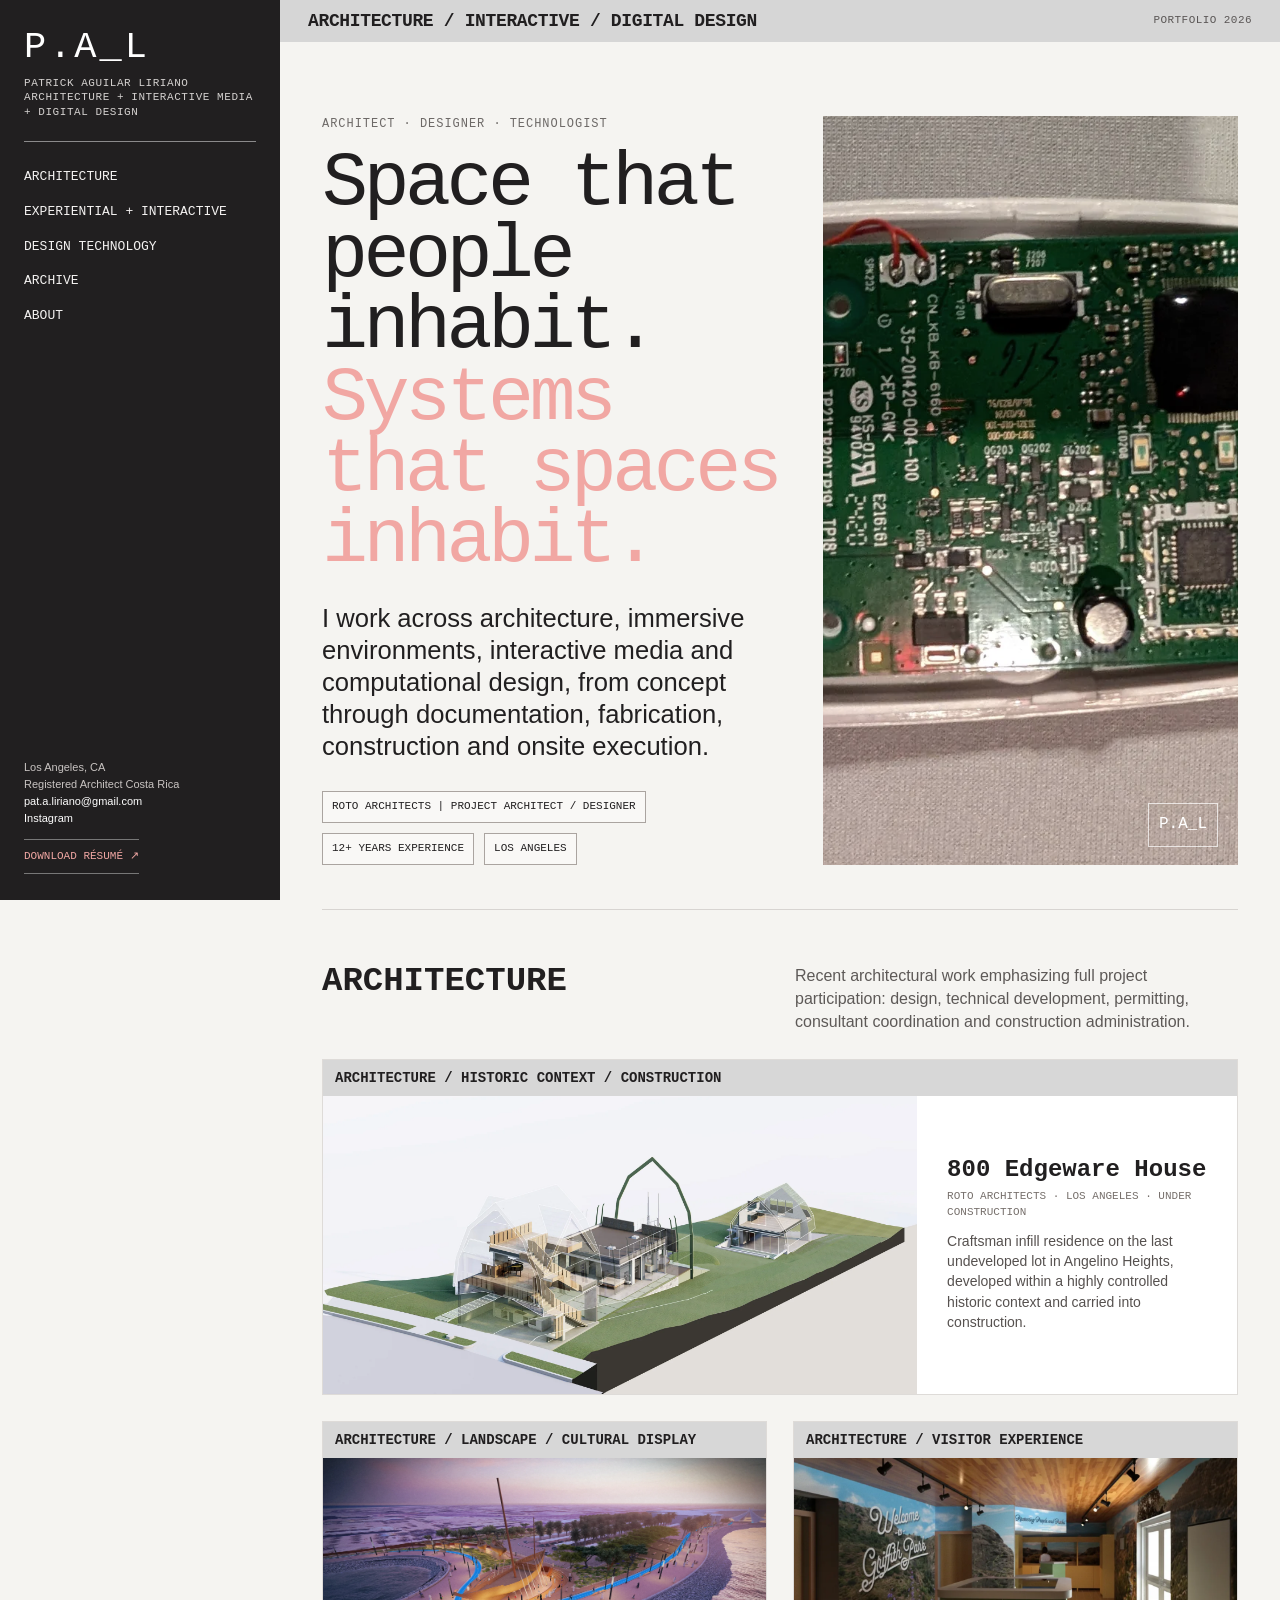
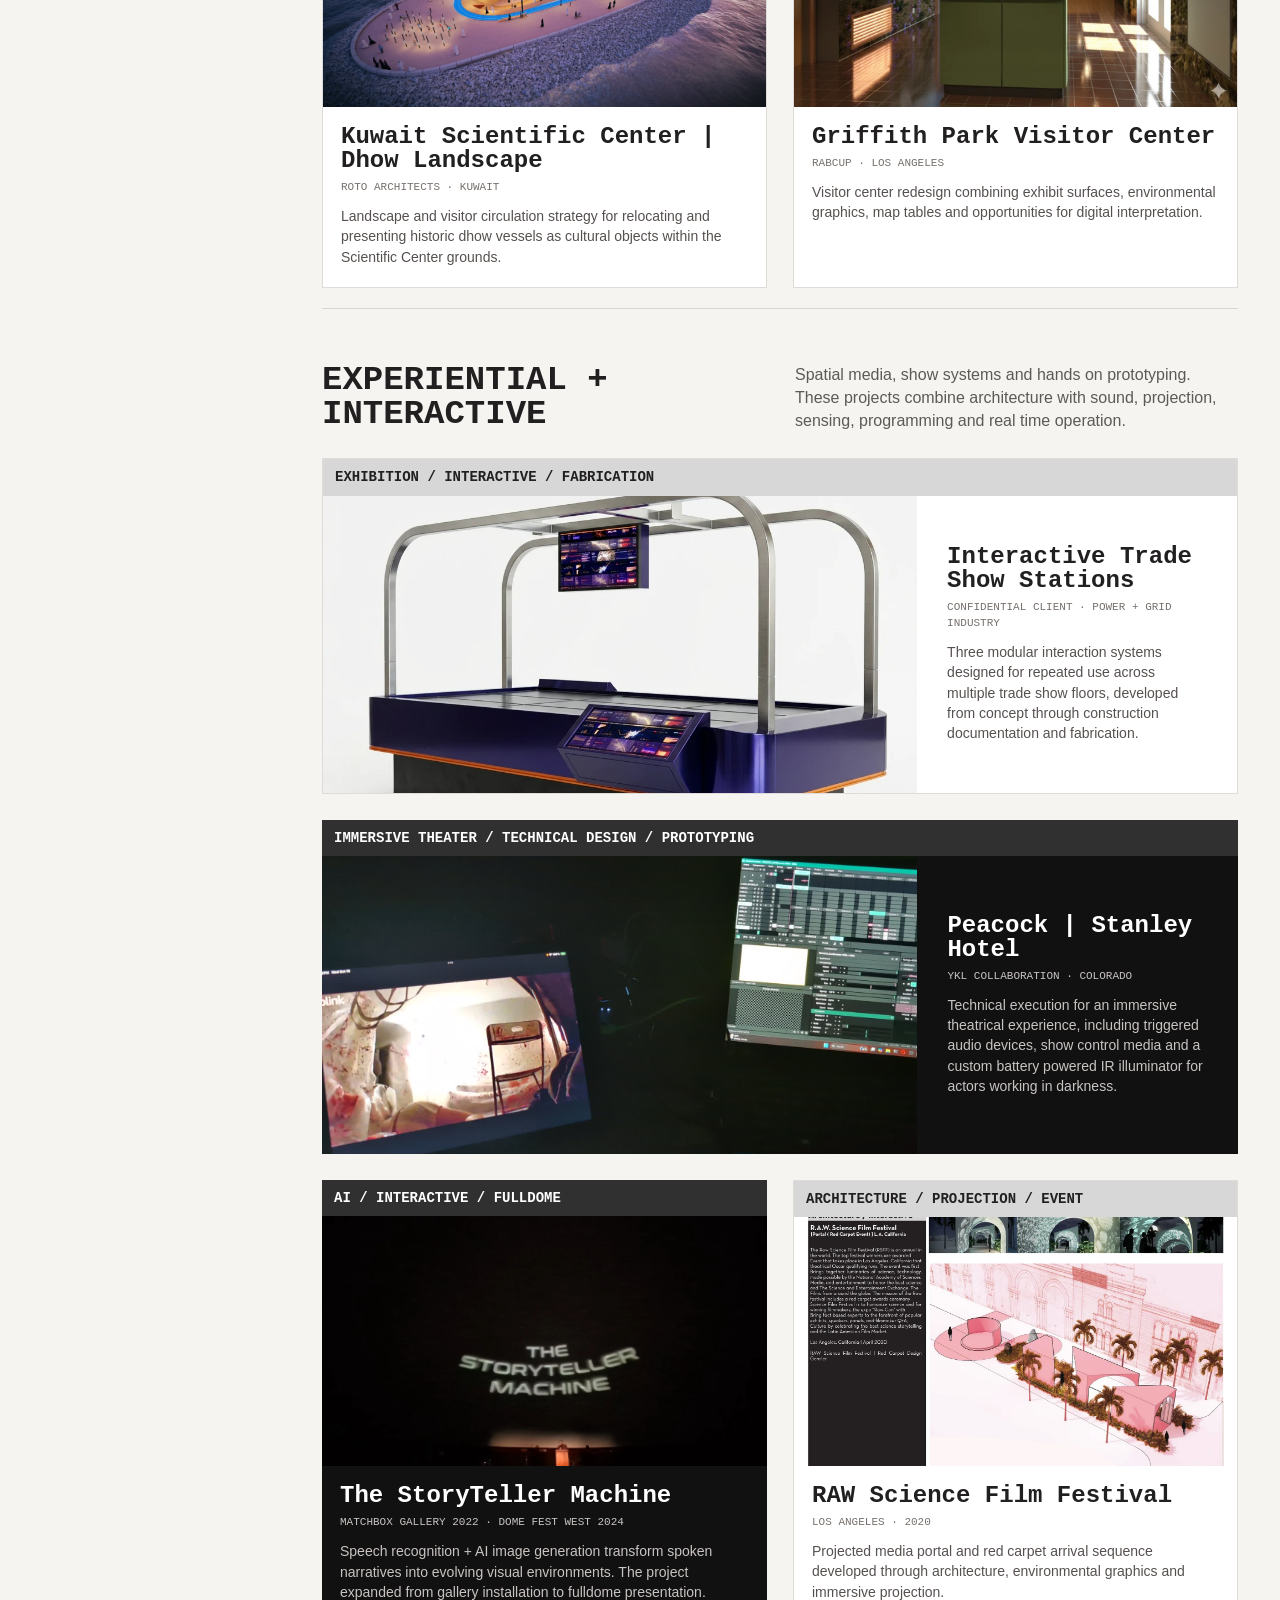
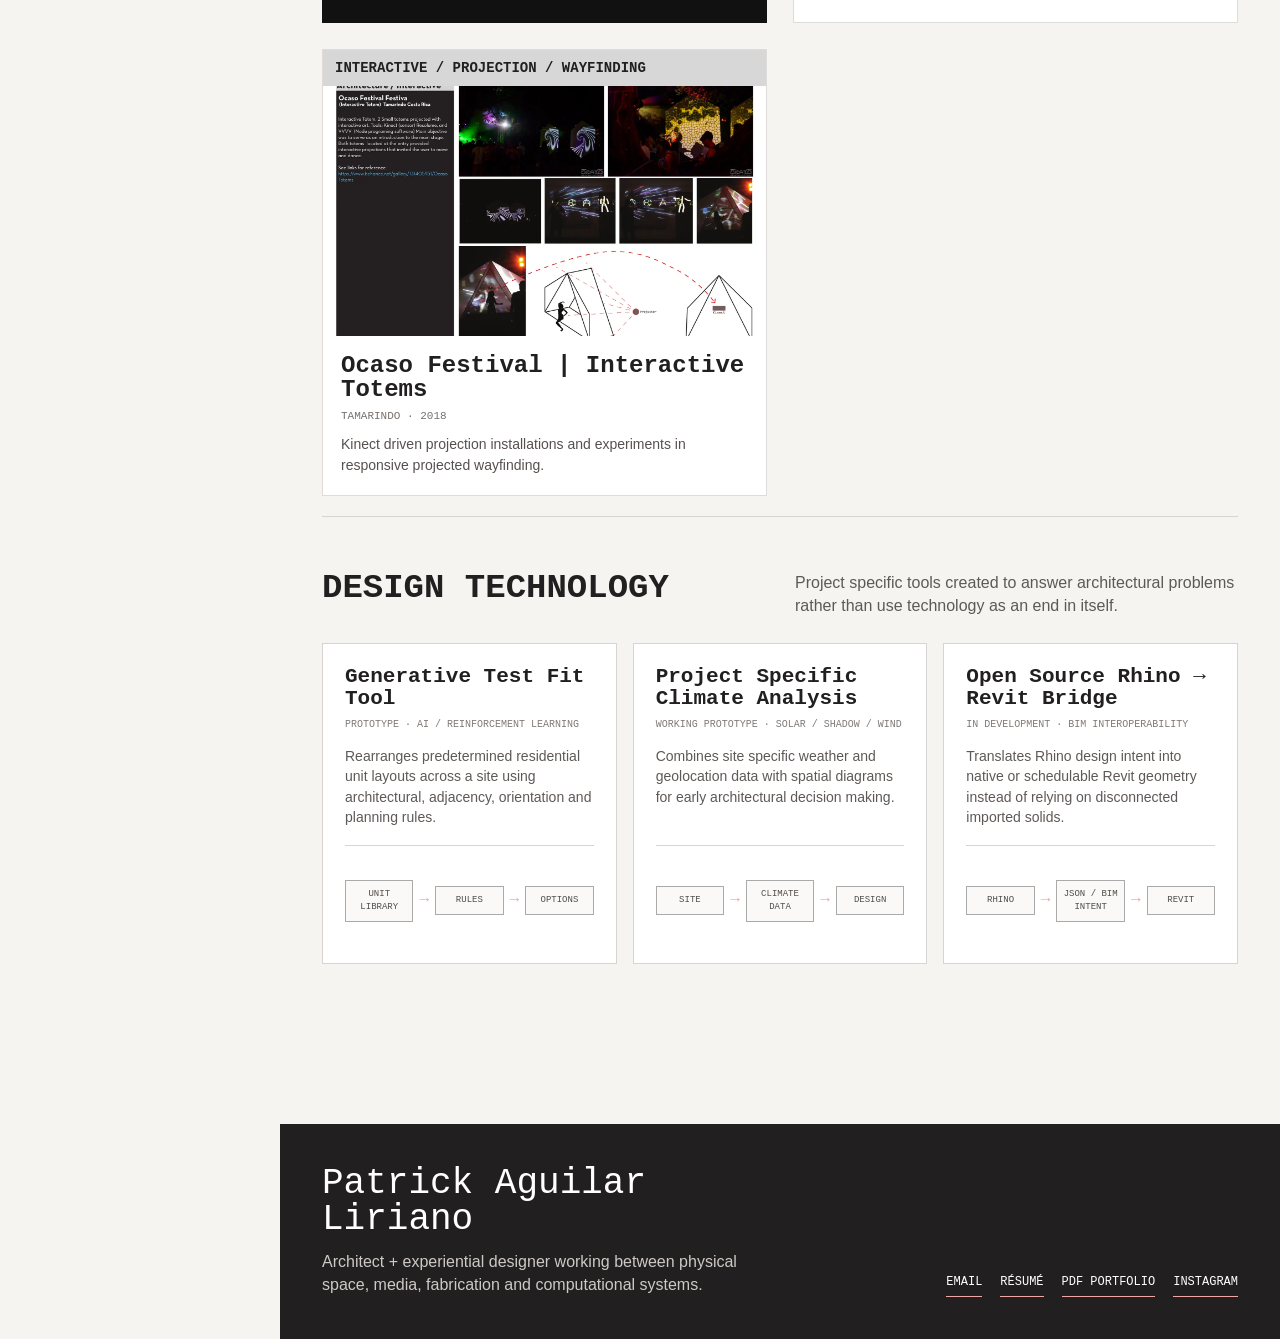
<file: index.html>
<!DOCTYPE html>

<html lang="en">
<head>
<meta charset="utf-8"/>
<meta content="width=device-width,initial-scale=1" name="viewport"/>
<meta content="Patrick Aguilar Liriano | architecture, experiential design, interactive media and design technology." name="description"/>
<title>Patrick Aguilar Liriano | Architecture + Interactive Media + Digital Design</title>
<link href="css/styles.css" rel="stylesheet"/>
</head>
<body>
<div class="shell">
<aside class="rail">
<a class="brand" href="index.html">P.A_L</a>
<div class="brand-sub">Patrick Aguilar Liriano<br/>Architecture + Interactive Media + Digital Design</div>
<div class="rail-rule"></div>
<nav class="rail-nav">
<a data-scroll="" href="#architecture">Architecture</a>
<a data-scroll="" href="#experiential">Experiential + Interactive</a>
<a data-scroll="" href="#technology">Design Technology</a>
<a href="projects/archive.html">Archive</a>
<a data-scroll="" href="#about">About</a>
</nav>
<div class="rail-bottom">
      Los Angeles, CA<br/>
 Registered Architect Costa Rica<br/>
<a href="mailto:pat.a.liriano@gmail.com">pat.a.liriano@gmail.com</a><br/>
<a href="https://www.instagram.com/p.a_l_interactive/" rel="noreferrer" target="_blank">Instagram</a>
<br/><a class="resume-link" href="assets/docs/Patrick_Aguilar_Resume.pdf" target="_blank">Download résumé ↗</a>
</div>
</aside>
<main class="main">
<div class="topbar"><span>Architecture / Interactive / Digital Design</span><small>Portfolio 2026</small></div>
<div class="content">
<section class="hero" id="about">
<div>
<div class="kicker">Architect · Designer · Technologist</div>
<h1>Space that people inhabit.<br/><span class="accent">Systems that spaces inhabit.</span></h1>
<p class="lede">I work across architecture, immersive environments, interactive media and computational design, from concept through documentation, fabrication, construction and onsite execution.</p>
<div class="hero-meta">
<span class="chip">RoTo Architects | Project Architect / Designer</span>
<span class="chip">12+ years experience</span>
<span class="chip">Los Angeles</span>
</div>
</div>
<div class="hero-visual"><img alt="Immersive installation technical setup at the Stanley Hotel" src="assets/images/stanley-hero.webp"/></div>
</section>
<section class="section" id="architecture">
<div class="section-head">
<h2>Architecture</h2>
<p>Recent architectural work emphasizing full project participation: design, technical development, permitting, consultant coordination and construction administration.</p>
</div>
<div class="project-grid">
<a class="project-card featured" href="projects/edgeware.html">
<div class="card-type">Architecture / Historic Context / Construction</div>
<div class="card-image"><img alt="800 Edgeware House axonometric" src="assets/images/edgeware-hero.webp"/></div>
<div class="card-copy">
<h3>800 Edgeware House</h3>
<div class="meta">RoTo Architects · Los Angeles · Under Construction</div>
<p>Craftsman infill residence on the last undeveloped lot in Angelino Heights, developed within a highly controlled historic context and carried into construction.</p>
</div>
</a>
<a class="project-card" href="projects/kuwait-dhow.html">
<div class="card-type">Architecture / Landscape / Cultural Display</div>
<div class="card-image"><img alt="Historic dhow display landscape concept" src="assets/images/kuwait-hero.webp"/></div>
<div class="card-copy"><h3>Kuwait Scientific Center | Dhow Landscape</h3><div class="meta">RoTo Architects · Kuwait</div><p>Landscape and visitor circulation strategy for relocating and presenting historic dhow vessels as cultural objects within the Scientific Center grounds.</p></div>
</a>
<a class="project-card" href="projects/griffith.html">
<div class="card-type">Architecture / Visitor Experience</div>
<div class="card-image"><img alt="Griffith Park Visitor Center redesign" src="assets/images/griffith-hero.webp"/></div>
<div class="card-copy"><h3>Griffith Park Visitor Center</h3><div class="meta">RabCup · Los Angeles</div><p>Visitor center redesign combining exhibit surfaces, environmental graphics, map tables and opportunities for digital interpretation.</p></div>
</a>
</div>
</section>
<section class="section" id="experiential">
<div class="section-head">
<h2>Experiential + Interactive</h2>
<p>Spatial media, show systems and hands on prototyping. These projects combine architecture with sound, projection, sensing, programming and real time operation.</p>
</div>
<div class="project-grid"><a class="project-card featured" href="projects/trade-show.html">
<div class="card-type">Exhibition / Interactive / Fabrication</div>
<div class="card-image"><img alt="Interactive trade show table for a confidential client" src="assets/images/trade-show-table.webp"/></div>
<div class="card-copy"><h3>Interactive Trade Show Stations</h3><div class="meta">Confidential Client · Power + Grid Industry</div><p>Three modular interaction systems designed for repeated use across multiple trade show floors, developed from concept through construction documentation and fabrication.</p></div>
</a>
<a class="project-card featured media-card" href="projects/stanley.html">
<div class="card-type">Immersive Theater / Technical Design / Prototyping</div>
<div class="card-image"><img alt="Peacock immersive theater at the Stanley Hotel" src="assets/images/stanley-video-poster.jpg"/></div>
<div class="card-copy"><h3>Peacock | Stanley Hotel</h3><div class="meta">YKL collaboration · Colorado</div><p>Technical execution for an immersive theatrical experience, including triggered audio devices, show control media and a custom battery powered IR illuminator for actors working in darkness.</p></div>
</a>
<a class="project-card media-card" href="projects/storyteller.html">
<div class="card-type">AI / Interactive / Fulldome</div>
<div class="card-image"><img alt="The StoryTeller Machine projected in a dome" src="assets/images/storyteller-hero.webp"/></div>
<div class="card-copy"><h3>The StoryTeller Machine</h3><div class="meta">Matchbox Gallery 2022 · Dome Fest West 2024</div><p>Speech recognition + AI image generation transform spoken narratives into evolving visual environments. The project expanded from gallery installation to fulldome presentation.</p></div>
</a>
<a class="project-card" href="projects/archive.html#raw">
<div class="card-type">Architecture / Projection / Event</div>
<div class="card-image"><img alt="RAW Science Film Festival portfolio spread" src="assets/images/raw-science.webp"/></div>
<div class="card-copy"><h3>RAW Science Film Festival</h3><div class="meta">Los Angeles · 2020</div><p>Projected media portal and red carpet arrival sequence developed through architecture, environmental graphics and immersive projection.</p></div>
</a>
<a class="project-card" href="projects/archive.html#ocaso">
<div class="card-type">Interactive / Projection / Wayfinding</div>
<div class="card-image"><img alt="Ocaso Festival interactive totems portfolio spread" src="assets/images/ocaso.webp"/></div>
<div class="card-copy"><h3>Ocaso Festival | Interactive Totems</h3><div class="meta">Tamarindo · 2018</div><p>Kinect driven projection installations and experiments in responsive projected wayfinding.</p></div>
</a>
</div>
</section>
<section class="section" id="technology">
<div class="section-head">
<h2>Design Technology</h2>
<p>Project specific tools created to answer architectural problems rather than use technology as an end in itself.</p>
</div>
<div class="tool-grid">
<a class="tool-card" href="projects/design-technology.html#testfit"><h3>Generative Test Fit Tool</h3><div class="status">Prototype · AI / Reinforcement Learning</div><p>Rearranges predetermined residential unit layouts across a site using architectural, adjacency, orientation and planning rules.</p><div class="tool-diagram"><span class="node">Unit Library</span><span class="arrow">→</span><span class="node">Rules</span><span class="arrow">→</span><span class="node">Options</span></div></a>
<a class="tool-card" href="projects/design-technology.html#climate"><h3>Project Specific Climate Analysis</h3><div class="status">Working Prototype · Solar / Shadow / Wind</div><p>Combines site specific weather and geolocation data with spatial diagrams for early architectural decision making.</p><div class="tool-diagram"><span class="node">Site</span><span class="arrow">→</span><span class="node">Climate Data</span><span class="arrow">→</span><span class="node">Design</span></div></a>
<a class="tool-card" href="projects/design-technology.html#bridge"><h3>Open Source Rhino → Revit Bridge</h3><div class="status">In Development · BIM Interoperability</div><p>Translates Rhino design intent into native or schedulable Revit geometry instead of relying on disconnected imported solids.</p><div class="tool-diagram"><span class="node">Rhino</span><span class="arrow">→</span><span class="node">JSON / BIM Intent</span><span class="arrow">→</span><span class="node">Revit</span></div></a>
</div>
</section>
</div>
<footer class="footer">
<div class="footer-inner"><div><h2>Patrick Aguilar Liriano</h2><p>Architect + experiential designer working between physical space, media, fabrication and computational systems.</p></div><div class="footer-links"><a href="mailto:pat.a.liriano@gmail.com">Email</a><a href="assets/docs/Patrick_Aguilar_Resume.pdf" target="_blank">Résumé</a><a href="assets/docs/Patrick_Aguilar_Portfolio.pdf" target="_blank">PDF Portfolio</a><a href="https://www.instagram.com/p.a_l_interactive/" rel="noreferrer" target="_blank">Instagram</a></div></div>
</footer>
</main>
</div>
<script src="js/site.js"></script>
</body></html>
</file>
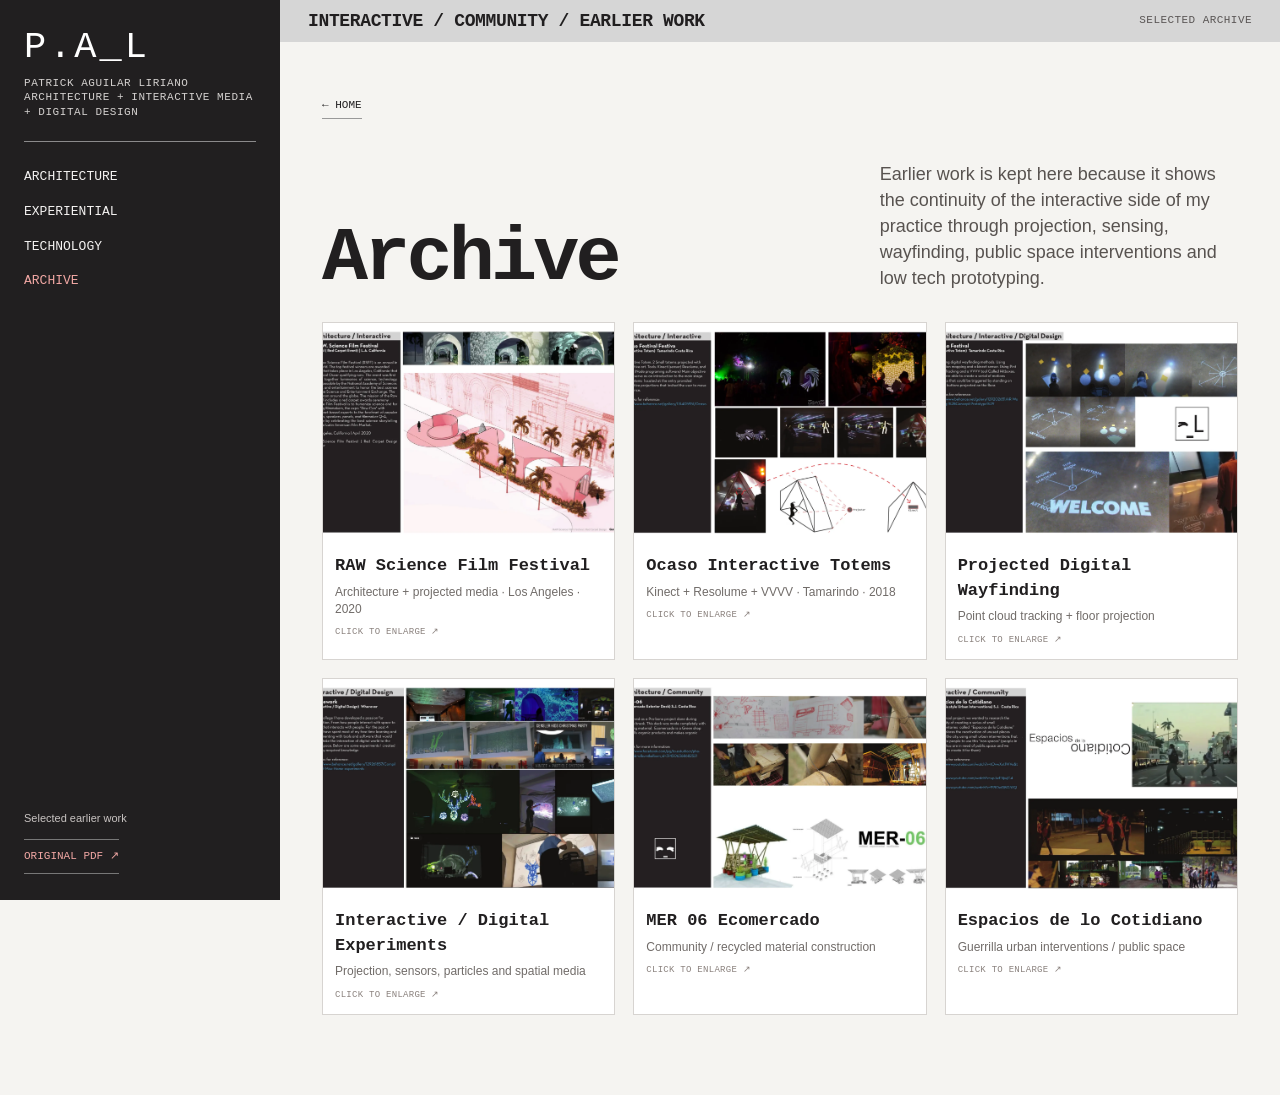
<file: projects/archive.html>
<!DOCTYPE html>
<html lang="en"><head><meta charset="utf-8"/><meta content="width=device-width,initial-scale=1" name="viewport"/><title>Selected Archive | Patrick Aguilar Liriano</title><link href="../css/styles.css" rel="stylesheet"/></head><body><div class="shell">
<aside class="rail"><a class="brand" href="../index.html">P.A_L</a><div class="brand-sub">Patrick Aguilar Liriano<br/>Architecture + Interactive Media + Digital Design</div><div class="rail-rule"></div><nav class="rail-nav"><a href="../index.html#architecture">Architecture</a><a href="../index.html#experiential">Experiential</a><a href="../index.html#technology">Technology</a><a class="active" href="archive.html">Archive</a></nav><div class="rail-bottom">Selected earlier work<br/><a class="resume-link" href="../assets/docs/Patrick_Aguilar_Portfolio.pdf" target="_blank">Original PDF ↗</a></div></aside>
<main class="main"><div class="topbar"><span>Interactive / Community / Earlier Work</span><small>Selected Archive</small></div><div class="content"><a class="back-link" href="../index.html">← Home</a>
<section class="project-intro"><h1>Archive</h1><p class="summary">Earlier work is kept here because it shows the continuity of the interactive side of my practice through projection, sensing, wayfinding, public space interventions and low tech prototyping.</p></section>
<div class="archive-grid">
<article class="archive-item" data-lightbox="../assets/images/raw-science.webp" data-lightbox-title="RAW Science Film Festival" id="raw" role="button" tabindex="0"><img alt="RAW Science Film Festival portfolio page" src="../assets/images/raw-science.webp"/><div><h3>RAW Science Film Festival</h3><p>Architecture + projected media · Los Angeles · 2020</p><span class="archive-zoom">Click to enlarge ↗</span></div></article>
<article class="archive-item" data-lightbox="../assets/images/ocaso.webp" data-lightbox-title="Ocaso Interactive Totems" id="ocaso" role="button" tabindex="0"><img alt="Ocaso Interactive Totems portfolio page" src="../assets/images/ocaso.webp"/><div><h3>Ocaso Interactive Totems</h3><p>Kinect + Resolume + VVVV · Tamarindo · 2018</p><span class="archive-zoom">Click to enlarge ↗</span></div></article>
<article class="archive-item" data-lightbox="../assets/images/ar-wayfinding.webp" data-lightbox-title="Projected Digital Wayfinding" role="button" tabindex="0"><img alt="Projected Digital Wayfinding portfolio page" src="../assets/images/ar-wayfinding.webp"/><div><h3>Projected Digital Wayfinding</h3><p>Point cloud tracking + floor projection</p><span class="archive-zoom">Click to enlarge ↗</span></div></article>
<article class="archive-item" data-lightbox="../assets/images/experiments.webp" data-lightbox-title="Interactive / Digital Experiments" role="button" tabindex="0"><img alt="Interactive and digital experiments portfolio page" src="../assets/images/experiments.webp"/><div><h3>Interactive / Digital Experiments</h3><p>Projection, sensors, particles and spatial media</p><span class="archive-zoom">Click to enlarge ↗</span></div></article>
<article class="archive-item" data-lightbox="../assets/images/ecomercado.webp" data-lightbox-title="MER 06 Ecomercado" role="button" tabindex="0"><img alt="MER 06 Ecomercado portfolio page" src="../assets/images/ecomercado.webp"/><div><h3>MER 06 Ecomercado</h3><p>Community / recycled material construction</p><span class="archive-zoom">Click to enlarge ↗</span></div></article>
<article class="archive-item" data-lightbox="../assets/images/urban-interventions.webp" data-lightbox-title="Espacios de lo Cotidiano" role="button" tabindex="0"><img alt="Espacios de lo Cotidiano portfolio page" src="../assets/images/urban-interventions.webp"/><div><h3>Espacios de lo Cotidiano</h3><p>Guerrilla urban interventions / public space</p><span class="archive-zoom">Click to enlarge ↗</span></div></article>
</div></div></main></div><script src="../js/site.js"></script></body></html>
</file>
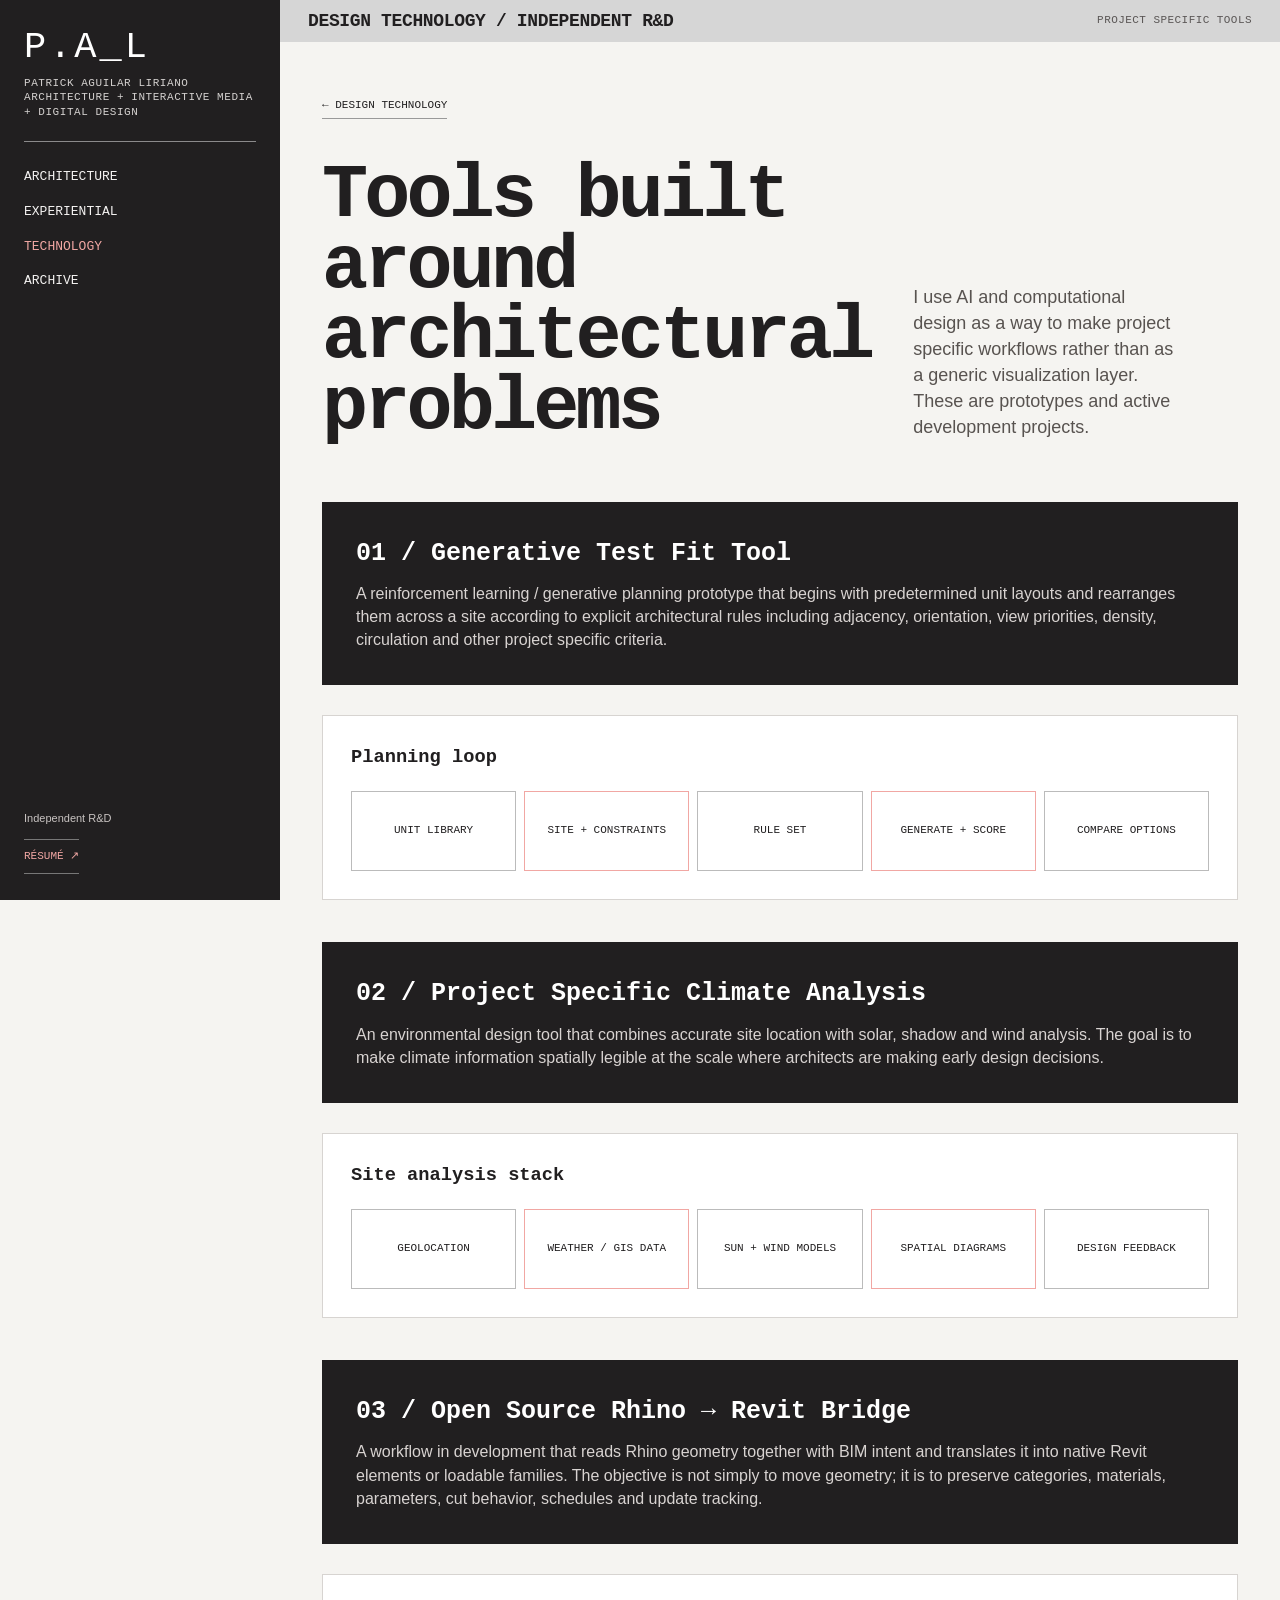
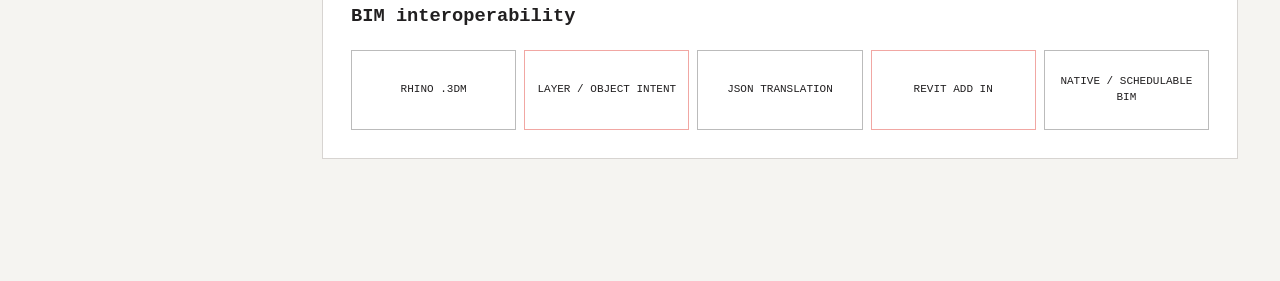
<file: projects/design-technology.html>
<!DOCTYPE html>
<html lang="en"><head><meta charset="utf-8"/><meta content="width=device-width,initial-scale=1" name="viewport"/><title>Design Technology | Patrick Aguilar Liriano</title><link href="../css/styles.css" rel="stylesheet"/></head><body><div class="shell">
<aside class="rail"><a class="brand" href="../index.html">P.A_L</a><div class="brand-sub">Patrick Aguilar Liriano<br/>Architecture + Interactive Media + Digital Design</div><div class="rail-rule"></div><nav class="rail-nav"><a href="../index.html#architecture">Architecture</a><a href="../index.html#experiential">Experiential</a><a class="active" href="../index.html#technology">Technology</a><a href="archive.html">Archive</a></nav><div class="rail-bottom">Independent R&amp;D<br/><a class="resume-link" href="../assets/docs/Patrick_Aguilar_Resume.pdf" target="_blank">Résumé ↗</a></div></aside>
<main class="main"><div class="topbar"><span>Design Technology / Independent R&amp;D</span><small>Project Specific Tools</small></div><div class="content"><a class="back-link" href="../index.html#technology">← Design Technology</a>
<section class="project-intro"><h1>Tools built around architectural problems</h1><p class="summary">I use AI and computational design as a way to make project specific workflows rather than as a generic visualization layer. These are prototypes and active development projects.</p></section>
<div class="callout" id="testfit"><h3>01 / Generative Test Fit Tool</h3><p>A reinforcement learning / generative planning prototype that begins with predetermined unit layouts and rearranges them across a site according to explicit architectural rules including adjacency, orientation, view priorities, density, circulation and other project specific criteria.</p></div>
<div class="tech-flow"><h3>Planning loop</h3><div class="flow-row"><div class="flow-step">Unit Library</div><div class="flow-step">Site + Constraints</div><div class="flow-step">Rule Set</div><div class="flow-step">Generate + Score</div><div class="flow-step">Compare Options</div></div></div>
<div class="callout" id="climate"><h3>02 / Project Specific Climate Analysis</h3><p>An environmental design tool that combines accurate site location with solar, shadow and wind analysis. The goal is to make climate information spatially legible at the scale where architects are making early design decisions.</p></div>
<div class="tech-flow"><h3>Site analysis stack</h3><div class="flow-row"><div class="flow-step">Geolocation</div><div class="flow-step">Weather / GIS Data</div><div class="flow-step">Sun + Wind Models</div><div class="flow-step">Spatial Diagrams</div><div class="flow-step">Design Feedback</div></div></div>
<div class="callout" id="bridge"><h3>03 / Open Source Rhino → Revit Bridge</h3><p>A workflow in development that reads Rhino geometry together with BIM intent and translates it into native Revit elements or loadable families. The objective is not simply to move geometry; it is to preserve categories, materials, parameters, cut behavior, schedules and update tracking.</p></div>
<div class="tech-flow"><h3>BIM interoperability</h3><div class="flow-row"><div class="flow-step">Rhino .3dm</div><div class="flow-step">Layer / Object Intent</div><div class="flow-step">JSON Translation</div><div class="flow-step">Revit Add In</div><div class="flow-step">Native / Schedulable BIM</div></div></div>
</div></main></div><script src="../js/site.js"></script></body></html>
</file>
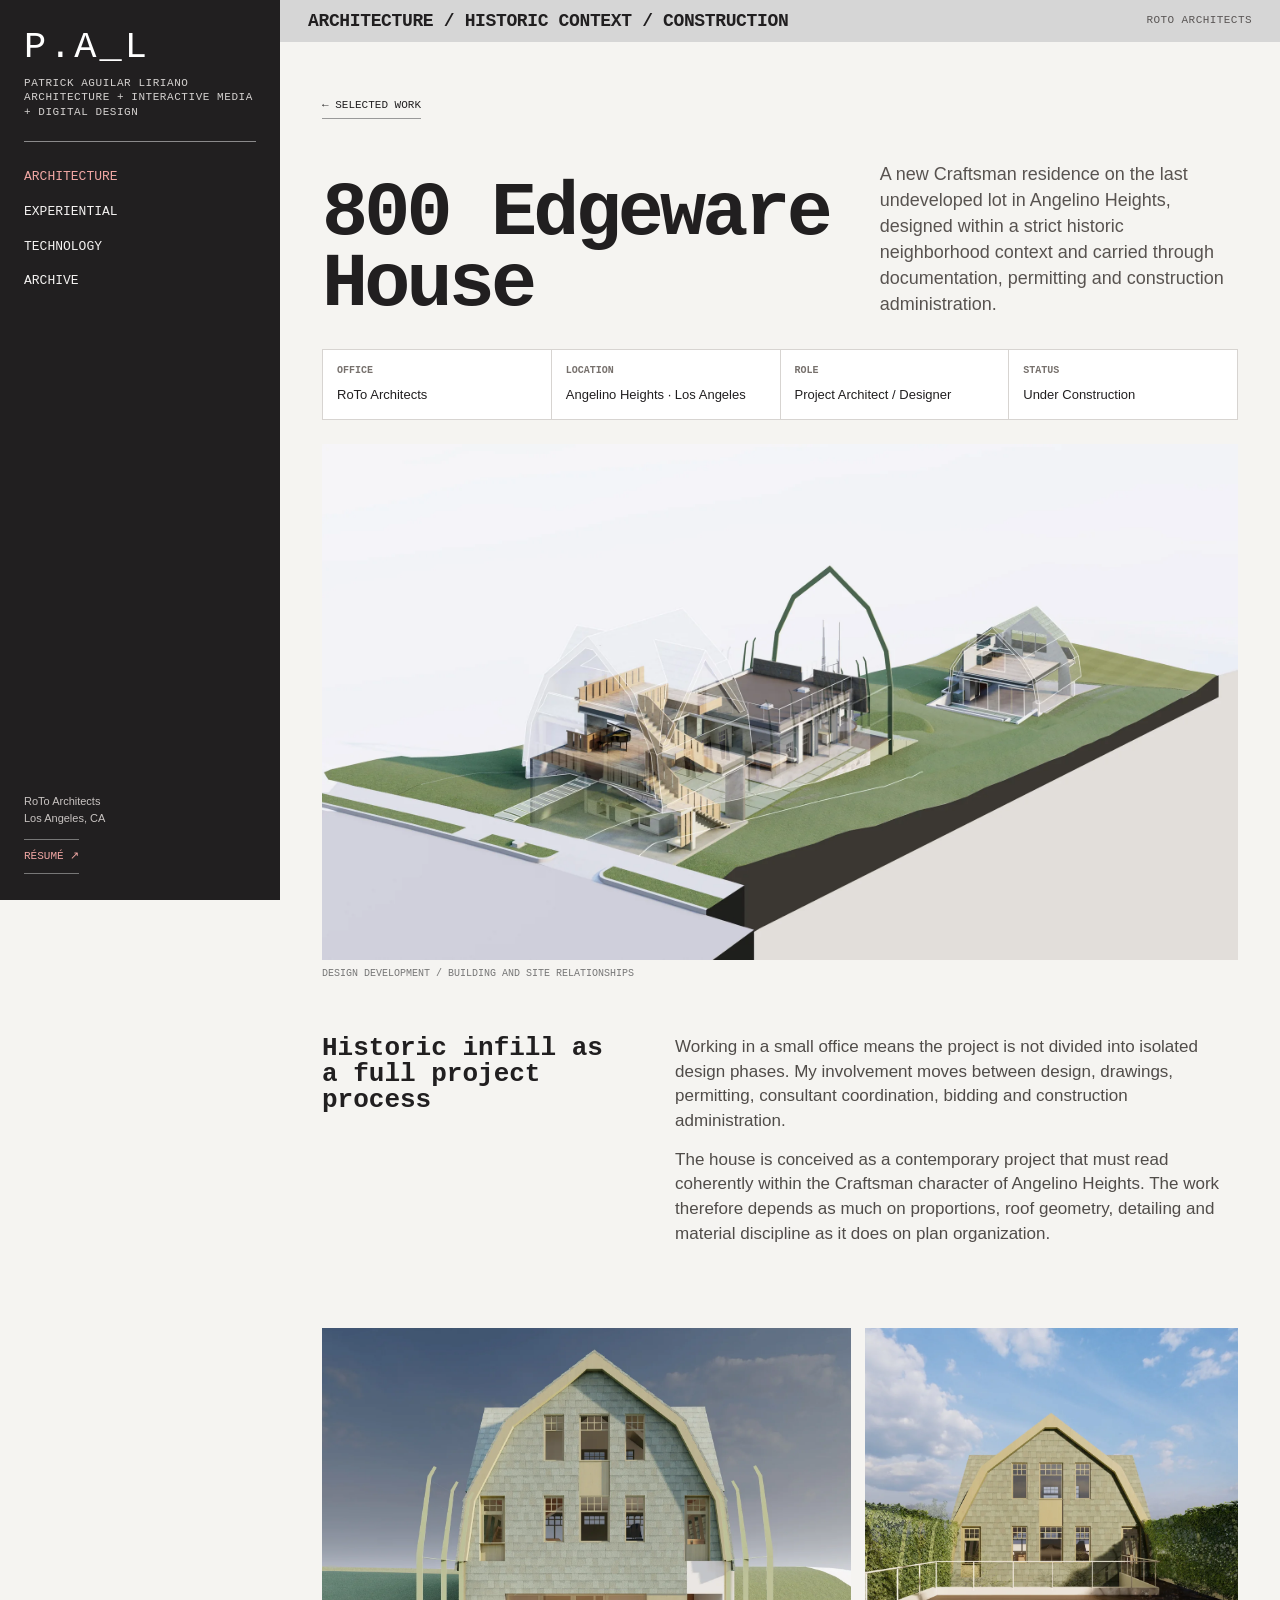
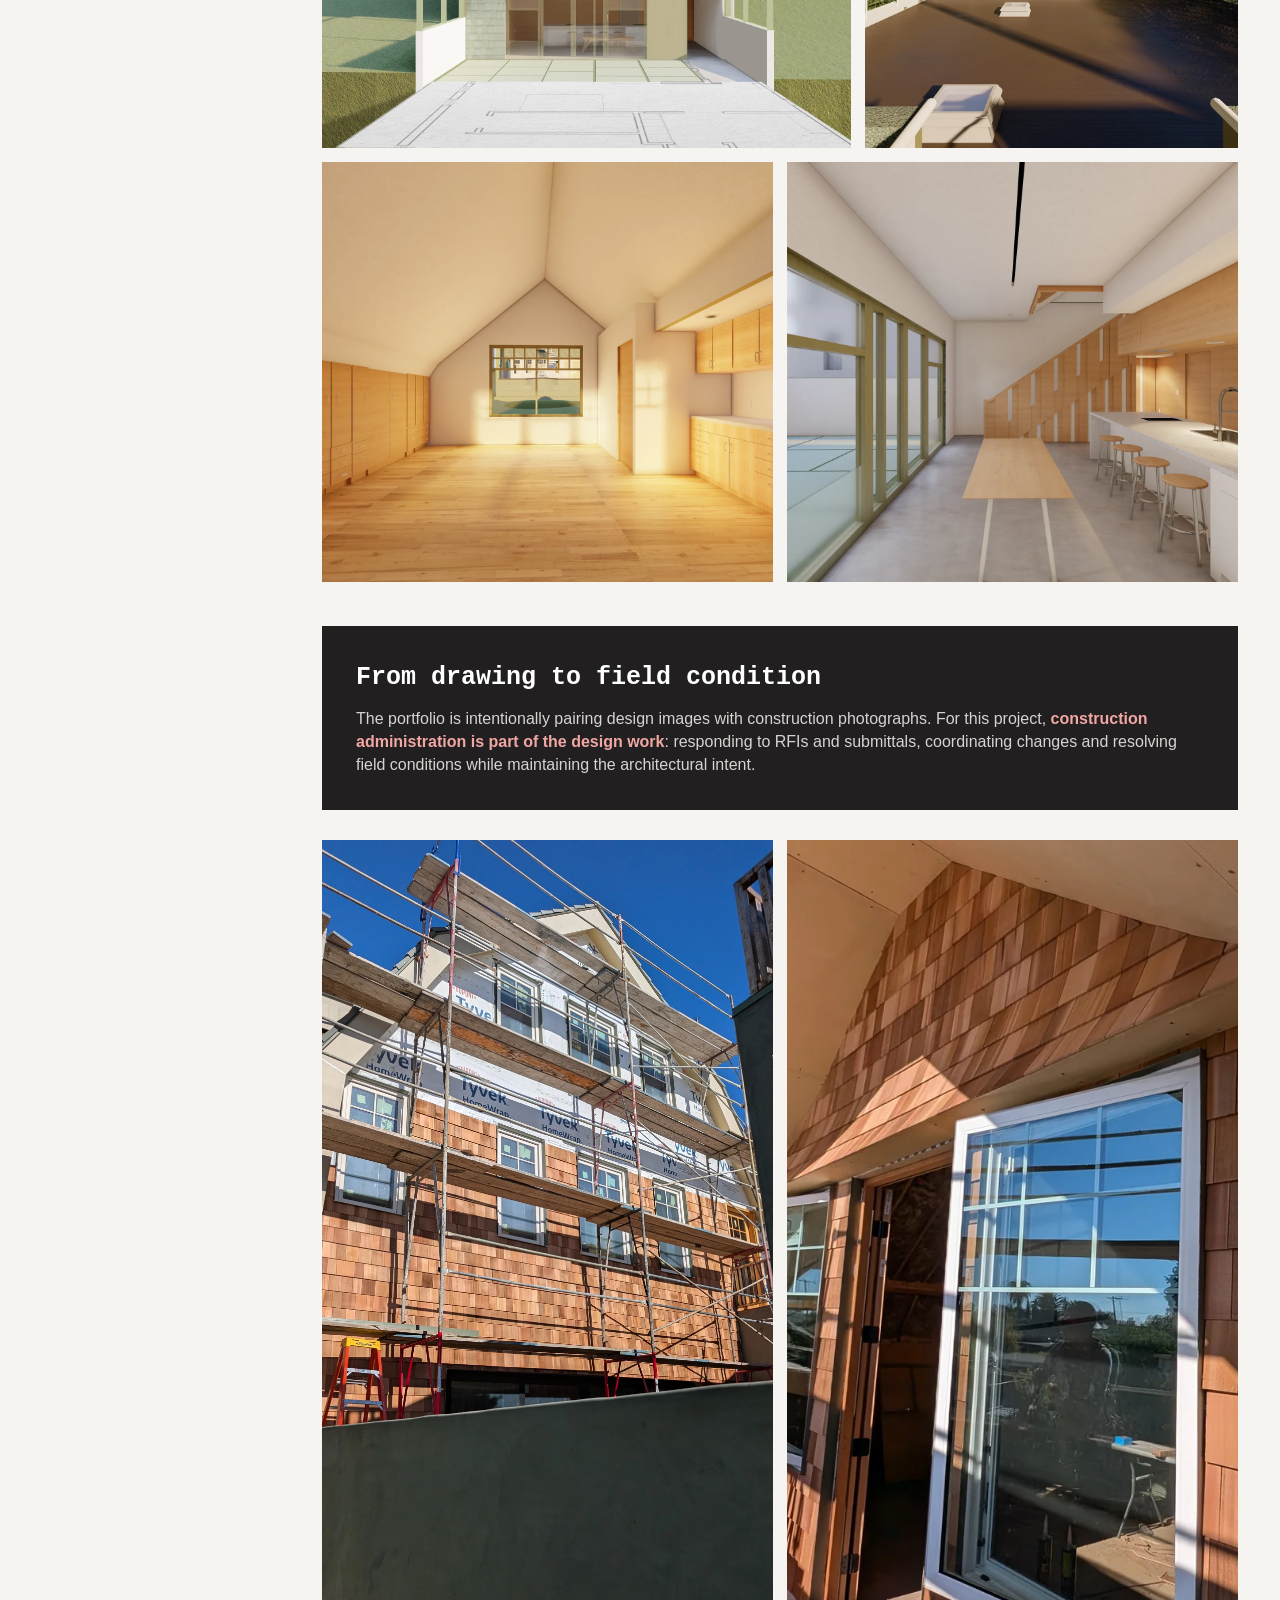
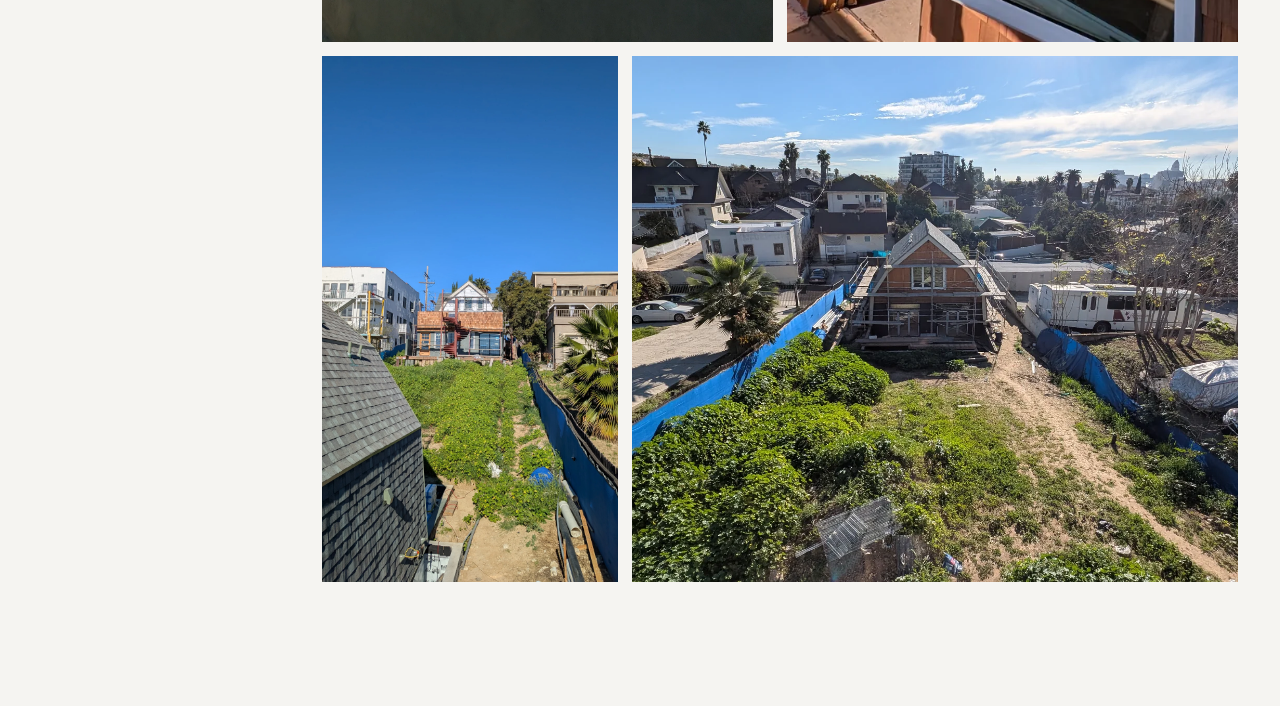
<file: projects/edgeware.html>
<!DOCTYPE html>
<html lang="en"><head><meta charset="utf-8"/><meta content="width=device-width,initial-scale=1" name="viewport"/><title>800 Edgeware House | Patrick Aguilar Liriano</title><link href="../css/styles.css" rel="stylesheet"/></head><body><div class="shell">
<aside class="rail"><a class="brand" href="../index.html">P.A_L</a><div class="brand-sub">Patrick Aguilar Liriano<br/>Architecture + Interactive Media + Digital Design</div><div class="rail-rule"></div><nav class="rail-nav"><a class="active" href="../index.html#architecture">Architecture</a><a href="../index.html#experiential">Experiential</a><a href="../index.html#technology">Technology</a><a href="archive.html">Archive</a></nav><div class="rail-bottom">RoTo Architects<br/>Los Angeles, CA<br/><a class="resume-link" href="../assets/docs/Patrick_Aguilar_Resume.pdf" target="_blank">Résumé ↗</a></div></aside>
<main class="main"><div class="topbar"><span>Architecture / Historic Context / Construction</span><small>RoTo Architects</small></div><div class="content">
<a class="back-link" href="../index.html#architecture">← Selected Work</a>
<section class="project-intro"><h1>800 Edgeware House</h1><p class="summary">A new Craftsman residence on the last undeveloped lot in Angelino Heights, designed within a strict historic neighborhood context and carried through documentation, permitting and construction administration.</p></section>
<div class="project-facts"><div class="fact"><b>Office</b><span>RoTo Architects</span></div><div class="fact"><b>Location</b><span>Angelino Heights · Los Angeles</span></div><div class="fact"><b>Role</b><span>Project Architect / Designer</span></div><div class="fact"><b>Status</b><span>Under Construction</span></div></div>
<div class="hero-image"><img alt="800 Edgeware House axonometric" src="../assets/images/edgeware-hero.webp"/></div><div class="caption">Design development / building and site relationships</div>
<div class="copy-grid"><h2>Historic infill as a full project process</h2><div><p>Working in a small office means the project is not divided into isolated design phases. My involvement moves between design, drawings, permitting, consultant coordination, bidding and construction administration.</p><p>The house is conceived as a contemporary project that must read coherently within the Craftsman character of Angelino Heights. The work therefore depends as much on proportions, roof geometry, detailing and material discipline as it does on plan organization.</p></div></div>
<div class="gallery"><figure class="span-7 mid"><img alt="Front elevation study" src="../assets/images/edgeware-front.webp"/></figure><figure class="span-5 mid"><img alt="Roof view" src="../assets/images/edgeware-roof.webp"/></figure><figure class="span-6 mid"><img alt="Interior design view" src="../assets/images/edgeware-interior-1.webp"/></figure><figure class="span-6 mid"><img alt="Kitchen design view" src="../assets/images/edgeware-interior-2.webp"/></figure></div>
<div class="callout"><h3>From drawing to field condition</h3><p>The portfolio is intentionally pairing design images with construction photographs. For this project, <strong>construction administration is part of the design work</strong>: responding to RFIs and submittals, coordinating changes and resolving field conditions while maintaining the architectural intent.</p></div>
<div class="gallery"><figure class="span-6 tall"><img alt="Edgeware construction" src="../assets/images/edgeware-construction-1.webp"/></figure><figure class="span-6 tall"><img alt="Edgeware construction" src="../assets/images/edgeware-construction-2.webp"/></figure><figure class="span-4 mid"><img alt="Edgeware construction" src="../assets/images/edgeware-construction-3.webp"/></figure><figure class="span-8 mid"><img alt="Edgeware site visit" src="../assets/images/edgeware-construction-4.webp"/></figure></div>
</div></main></div><script src="../js/site.js"></script></body></html>
</file>
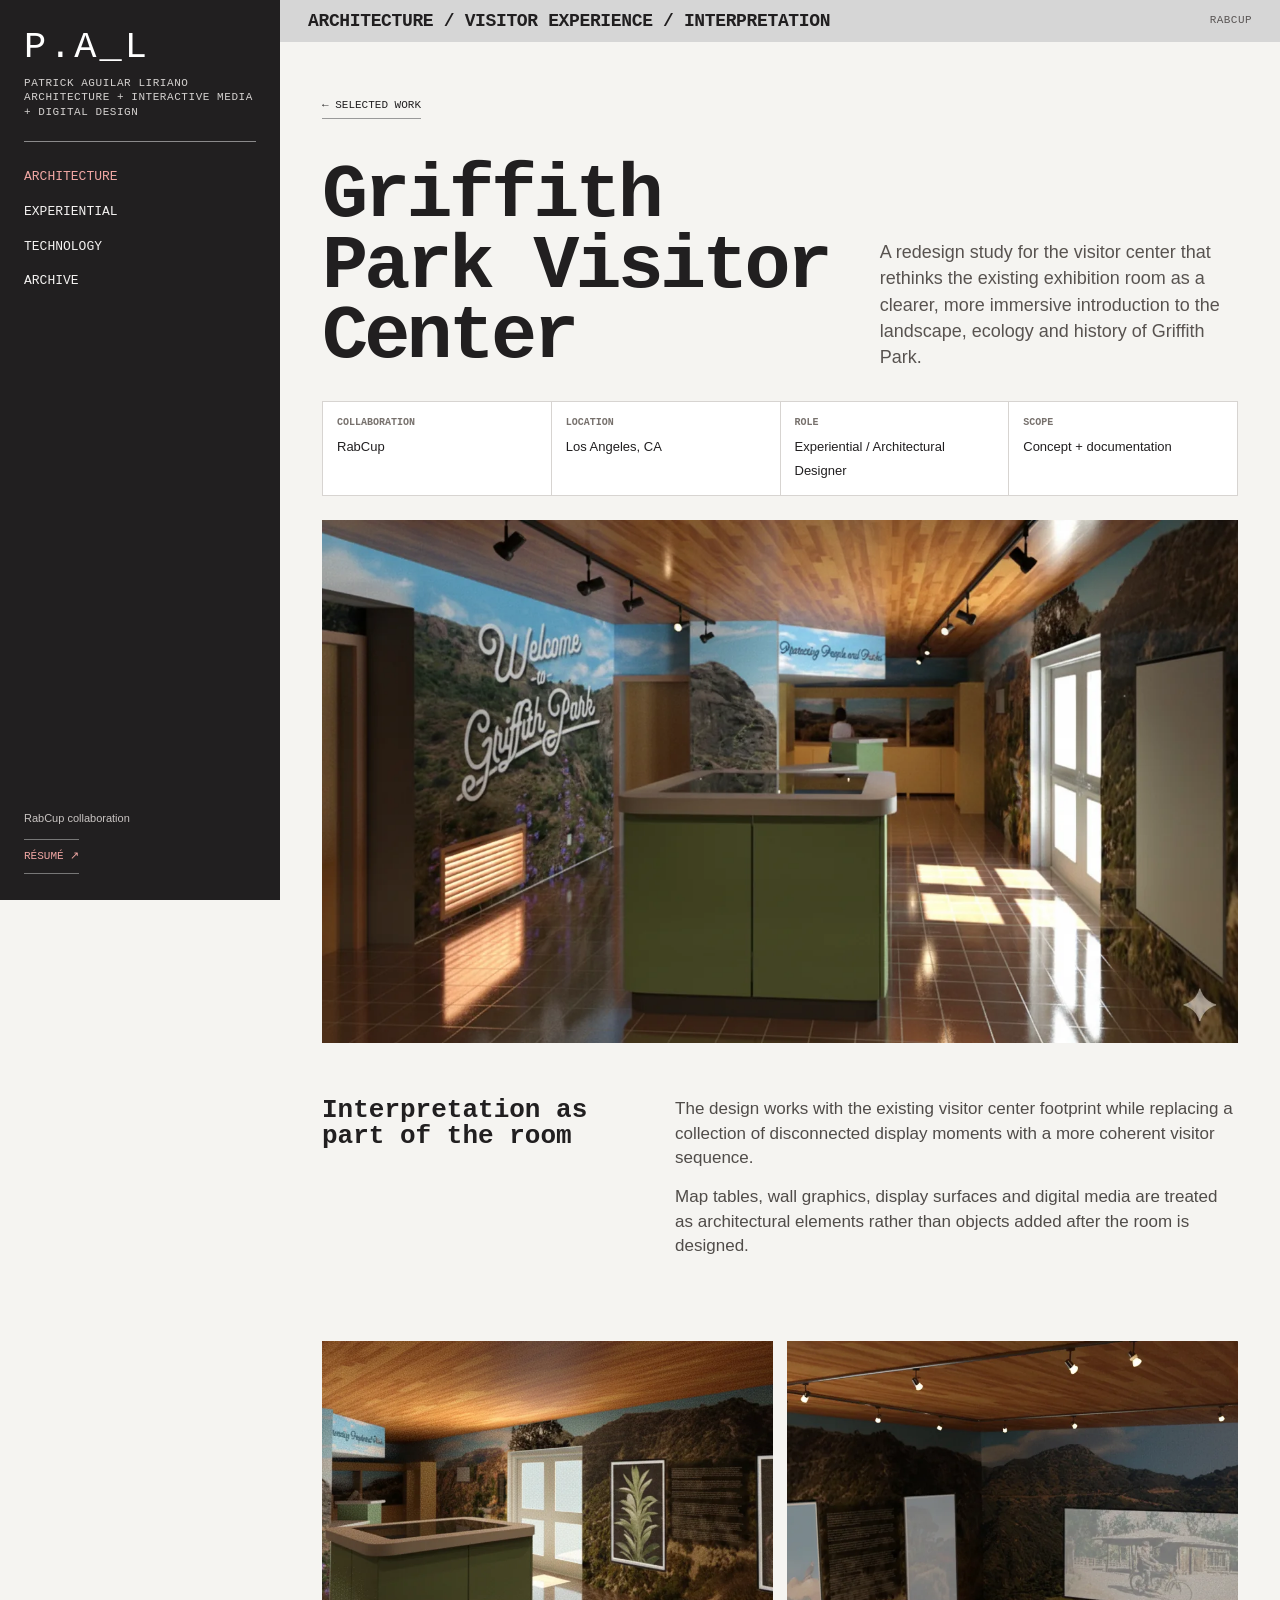
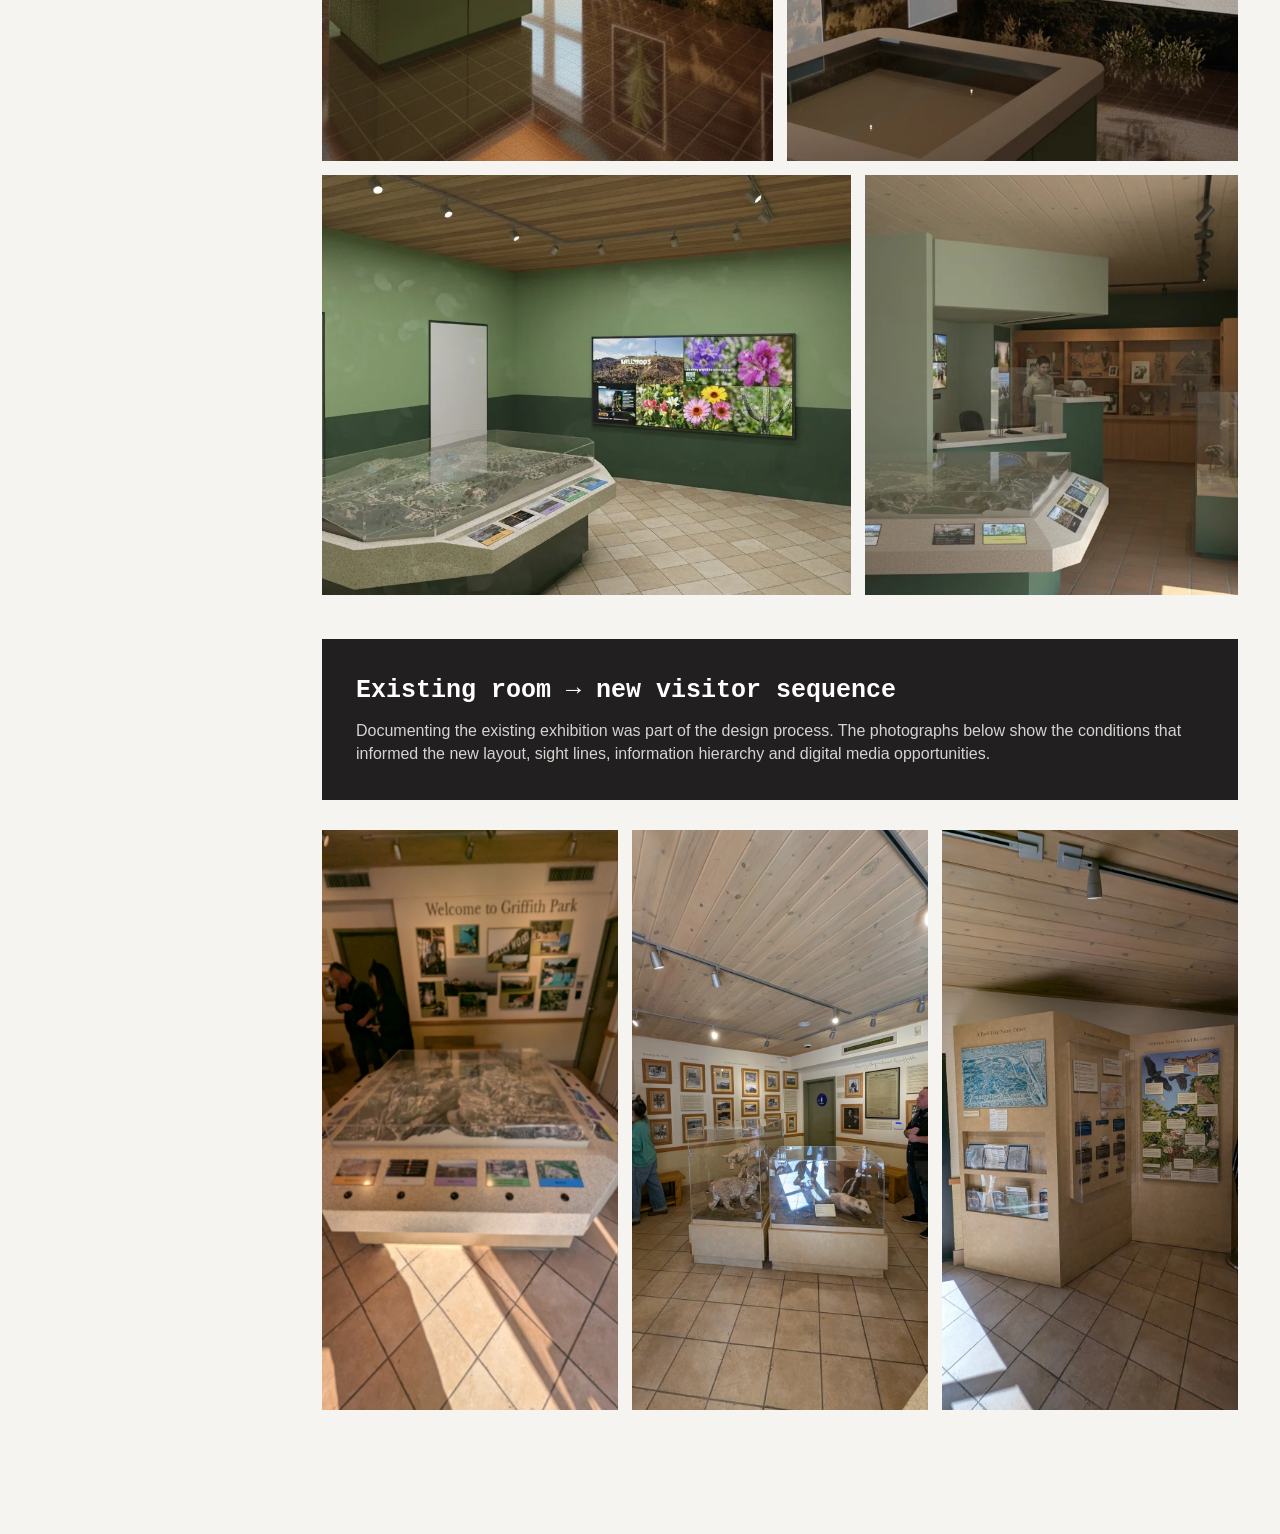
<file: projects/griffith.html>
<!DOCTYPE html>
<html lang="en"><head><meta charset="utf-8"/><meta content="width=device-width,initial-scale=1" name="viewport"/><title>Griffith Park Visitor Center | Patrick Aguilar Liriano</title><link href="../css/styles.css" rel="stylesheet"/></head><body><div class="shell">
<aside class="rail"><a class="brand" href="../index.html">P.A_L</a><div class="brand-sub">Patrick Aguilar Liriano<br/>Architecture + Interactive Media + Digital Design</div><div class="rail-rule"></div><nav class="rail-nav"><a class="active" href="../index.html#architecture">Architecture</a><a href="../index.html#experiential">Experiential</a><a href="../index.html#technology">Technology</a><a href="archive.html">Archive</a></nav><div class="rail-bottom">RabCup collaboration<br/><a class="resume-link" href="../assets/docs/Patrick_Aguilar_Resume.pdf" target="_blank">Résumé ↗</a></div></aside>
<main class="main"><div class="topbar"><span>Architecture / Visitor Experience / Interpretation</span><small>RabCup</small></div><div class="content"><a class="back-link" href="../index.html#architecture">← Selected Work</a>
<section class="project-intro"><h1>Griffith Park Visitor Center</h1><p class="summary">A redesign study for the visitor center that rethinks the existing exhibition room as a clearer, more immersive introduction to the landscape, ecology and history of Griffith Park.</p></section>
<div class="project-facts"><div class="fact"><b>Collaboration</b><span>RabCup</span></div><div class="fact"><b>Location</b><span>Los Angeles, CA</span></div><div class="fact"><b>Role</b><span>Experiential / Architectural Designer</span></div><div class="fact"><b>Scope</b><span>Concept + documentation</span></div></div>
<div class="hero-image"><img alt="Griffith Park Visitor Center redesign" src="../assets/images/griffith-hero.webp"/></div>
<div class="copy-grid"><h2>Interpretation as part of the room</h2><div><p>The design works with the existing visitor center footprint while replacing a collection of disconnected display moments with a more coherent visitor sequence.</p><p>Map tables, wall graphics, display surfaces and digital media are treated as architectural elements rather than objects added after the room is designed.</p></div></div>
<div class="gallery"><figure class="span-6 mid"><img alt="Visitor center exhibition wall" src="../assets/images/griffith-render-2.webp"/></figure><figure class="span-6 mid"><img alt="Visitor center media wall" src="../assets/images/griffith-render-3.webp"/></figure><figure class="span-7 mid"><img alt="Concept study" src="../assets/images/griffith-study-2.webp"/></figure><figure class="span-5 mid"><img alt="Map table study" src="../assets/images/griffith-study-1.webp"/></figure></div>
<div class="callout"><h3>Existing room → new visitor sequence</h3><p>Documenting the existing exhibition was part of the design process. The photographs below show the conditions that informed the new layout, sight lines, information hierarchy and digital media opportunities.</p></div>
<div class="gallery"><figure class="span-4 tall"><img alt="Existing visitor center" src="../assets/images/griffith-existing-1.webp"/></figure><figure class="span-4 tall"><img alt="Existing visitor center" src="../assets/images/griffith-existing-2.webp"/></figure><figure class="span-4 tall"><img alt="Existing visitor center" src="../assets/images/griffith-existing-3.webp"/></figure></div>
</div></main></div><script src="../js/site.js"></script></body></html>
</file>
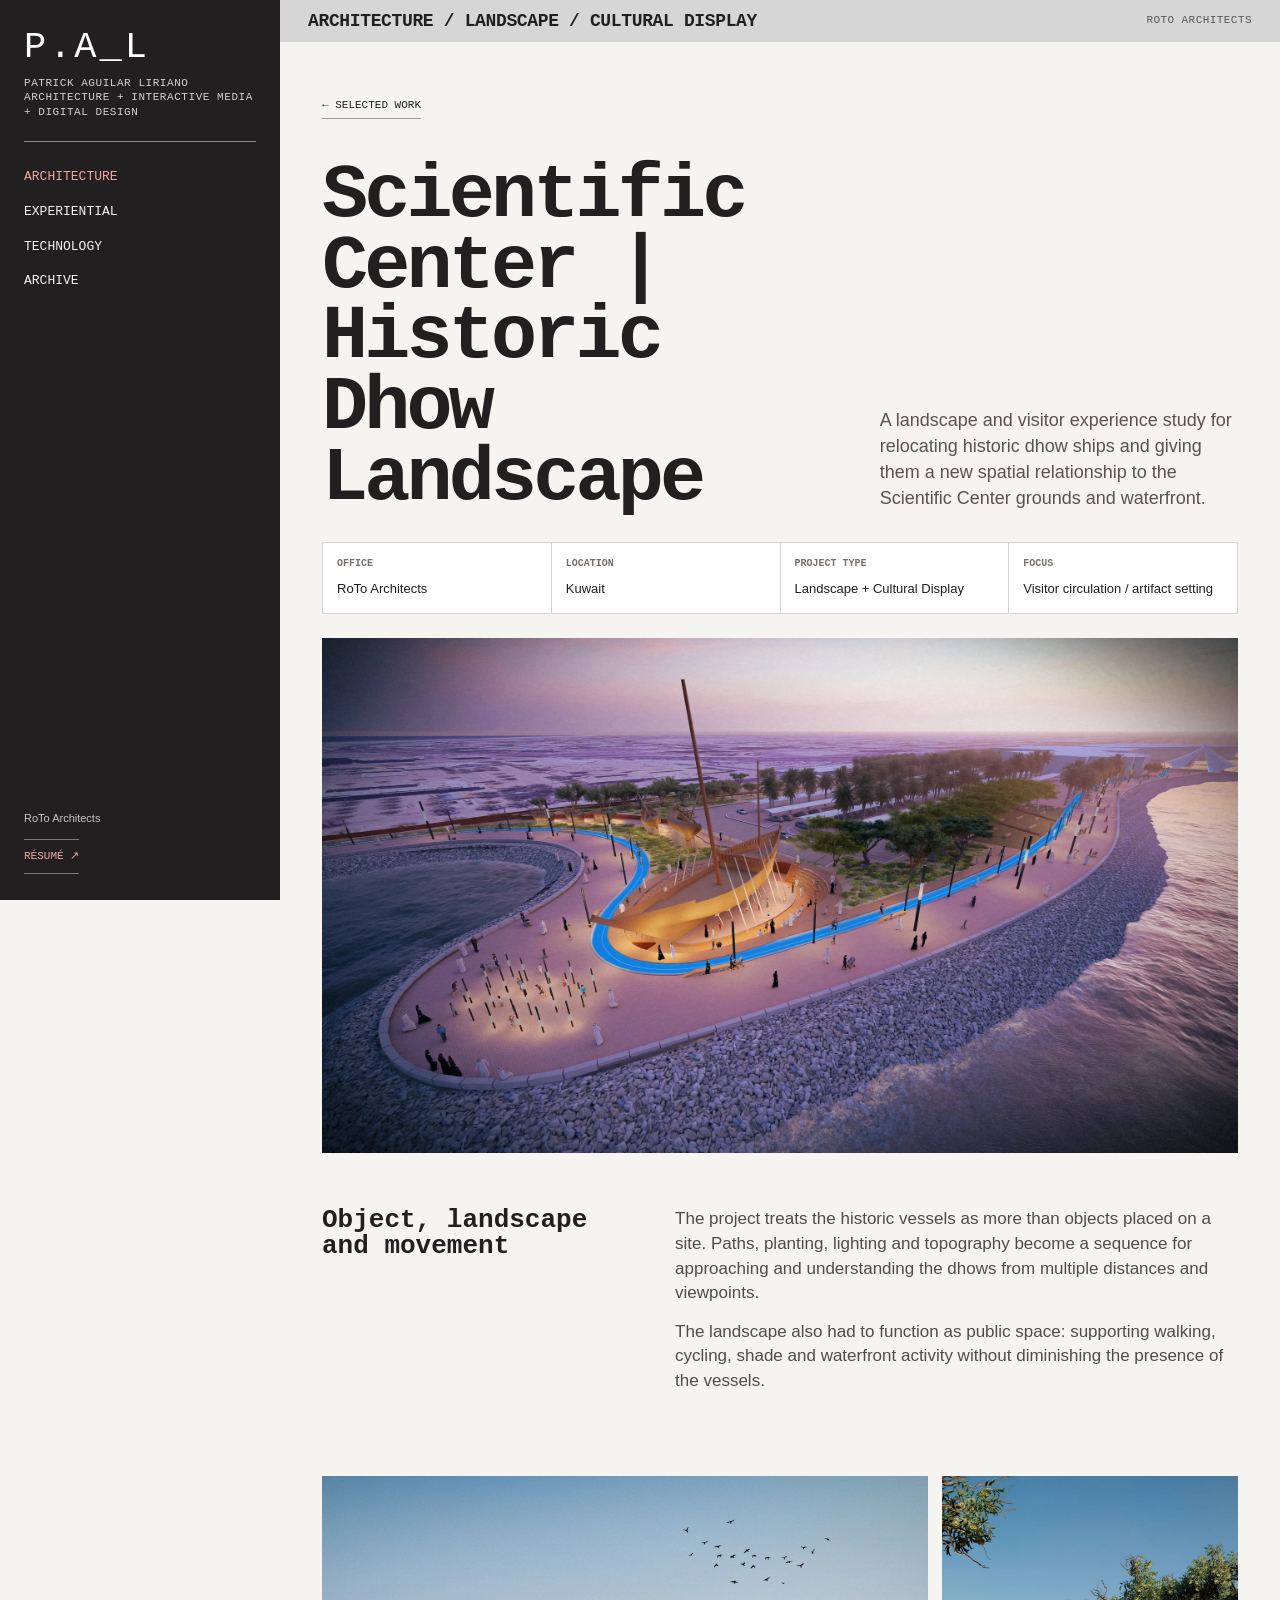
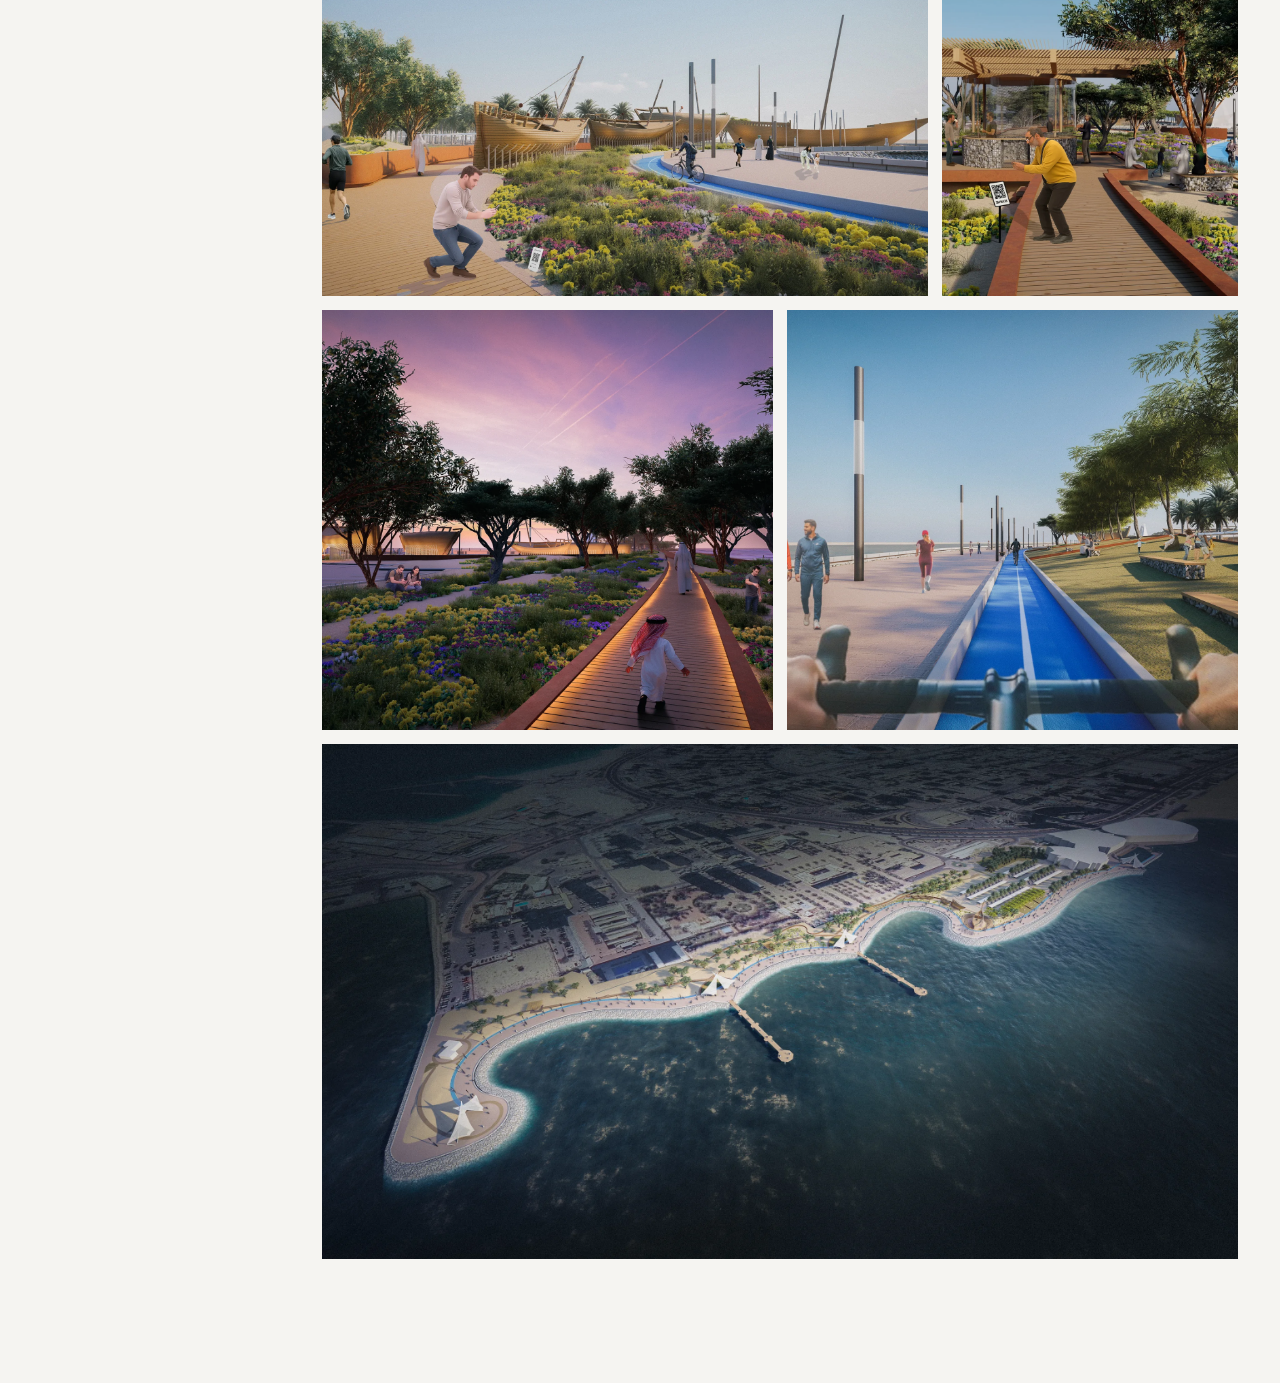
<file: projects/kuwait-dhow.html>
<!DOCTYPE html>
<html lang="en"><head><meta charset="utf-8"/><meta content="width=device-width,initial-scale=1" name="viewport"/><title>Kuwait Scientific Center | Dhow Landscape</title><link href="../css/styles.css" rel="stylesheet"/></head><body><div class="shell">
<aside class="rail"><a class="brand" href="../index.html">P.A_L</a><div class="brand-sub">Patrick Aguilar Liriano<br/>Architecture + Interactive Media + Digital Design</div><div class="rail-rule"></div><nav class="rail-nav"><a class="active" href="../index.html#architecture">Architecture</a><a href="../index.html#experiential">Experiential</a><a href="../index.html#technology">Technology</a><a href="archive.html">Archive</a></nav><div class="rail-bottom">RoTo Architects<br/><a class="resume-link" href="../assets/docs/Patrick_Aguilar_Resume.pdf" target="_blank">Résumé ↗</a></div></aside>
<main class="main"><div class="topbar"><span>Architecture / Landscape / Cultural Display</span><small>RoTo Architects</small></div><div class="content"><a class="back-link" href="../index.html#architecture">← Selected Work</a>
<section class="project-intro"><h1>Scientific Center | Historic Dhow Landscape</h1><p class="summary">A landscape and visitor experience study for relocating historic dhow ships and giving them a new spatial relationship to the Scientific Center grounds and waterfront.</p></section>
<div class="project-facts"><div class="fact"><b>Office</b><span>RoTo Architects</span></div><div class="fact"><b>Location</b><span>Kuwait</span></div><div class="fact"><b>Project Type</b><span>Landscape + Cultural Display</span></div><div class="fact"><b>Focus</b><span>Visitor circulation / artifact setting</span></div></div>
<div class="hero-image"><img alt="Historic dhow landscape aerial" src="../assets/images/kuwait-hero.webp"/></div><div class="copy-grid"><h2>Object, landscape and movement</h2><div><p>The project treats the historic vessels as more than objects placed on a site. Paths, planting, lighting and topography become a sequence for approaching and understanding the dhows from multiple distances and viewpoints.</p><p>The landscape also had to function as public space: supporting walking, cycling, shade and waterfront activity without diminishing the presence of the vessels.</p></div></div>
<div class="gallery"><figure class="span-8 mid"><img alt="Dhow visitor path" src="../assets/images/kuwait-boatwalk.webp"/></figure><figure class="span-4 mid"><img alt="Kiosk and landscape" src="../assets/images/kuwait-kiosk.webp"/></figure><figure class="span-6 mid"><img alt="Night landscape" src="../assets/images/kuwait-night.webp"/></figure><figure class="span-6 mid"><img alt="Bicycle path" src="../assets/images/kuwait-bike.webp"/></figure><figure class="span-12"><img alt="Scientific Center aerial" src="../assets/images/kuwait-aerial.webp"/></figure></div>
</div></main></div><script src="../js/site.js"></script></body></html>
</file>
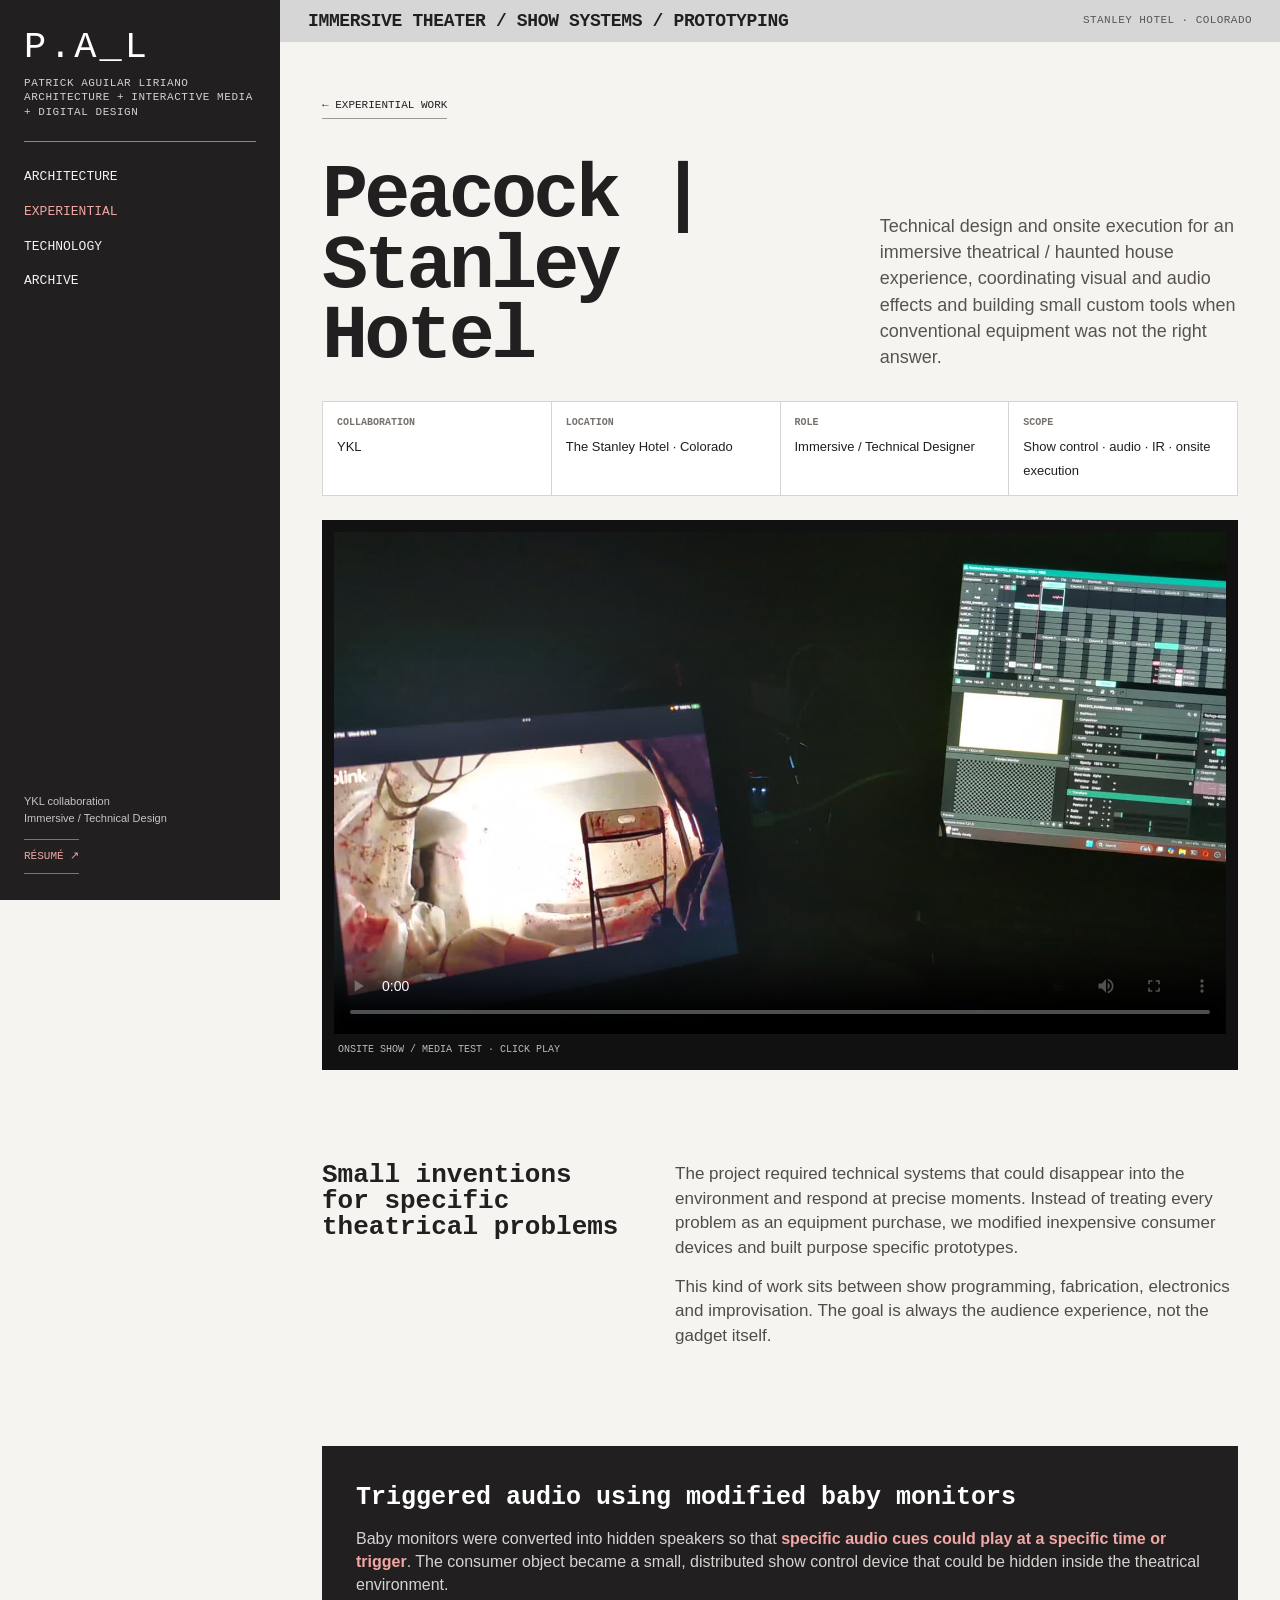
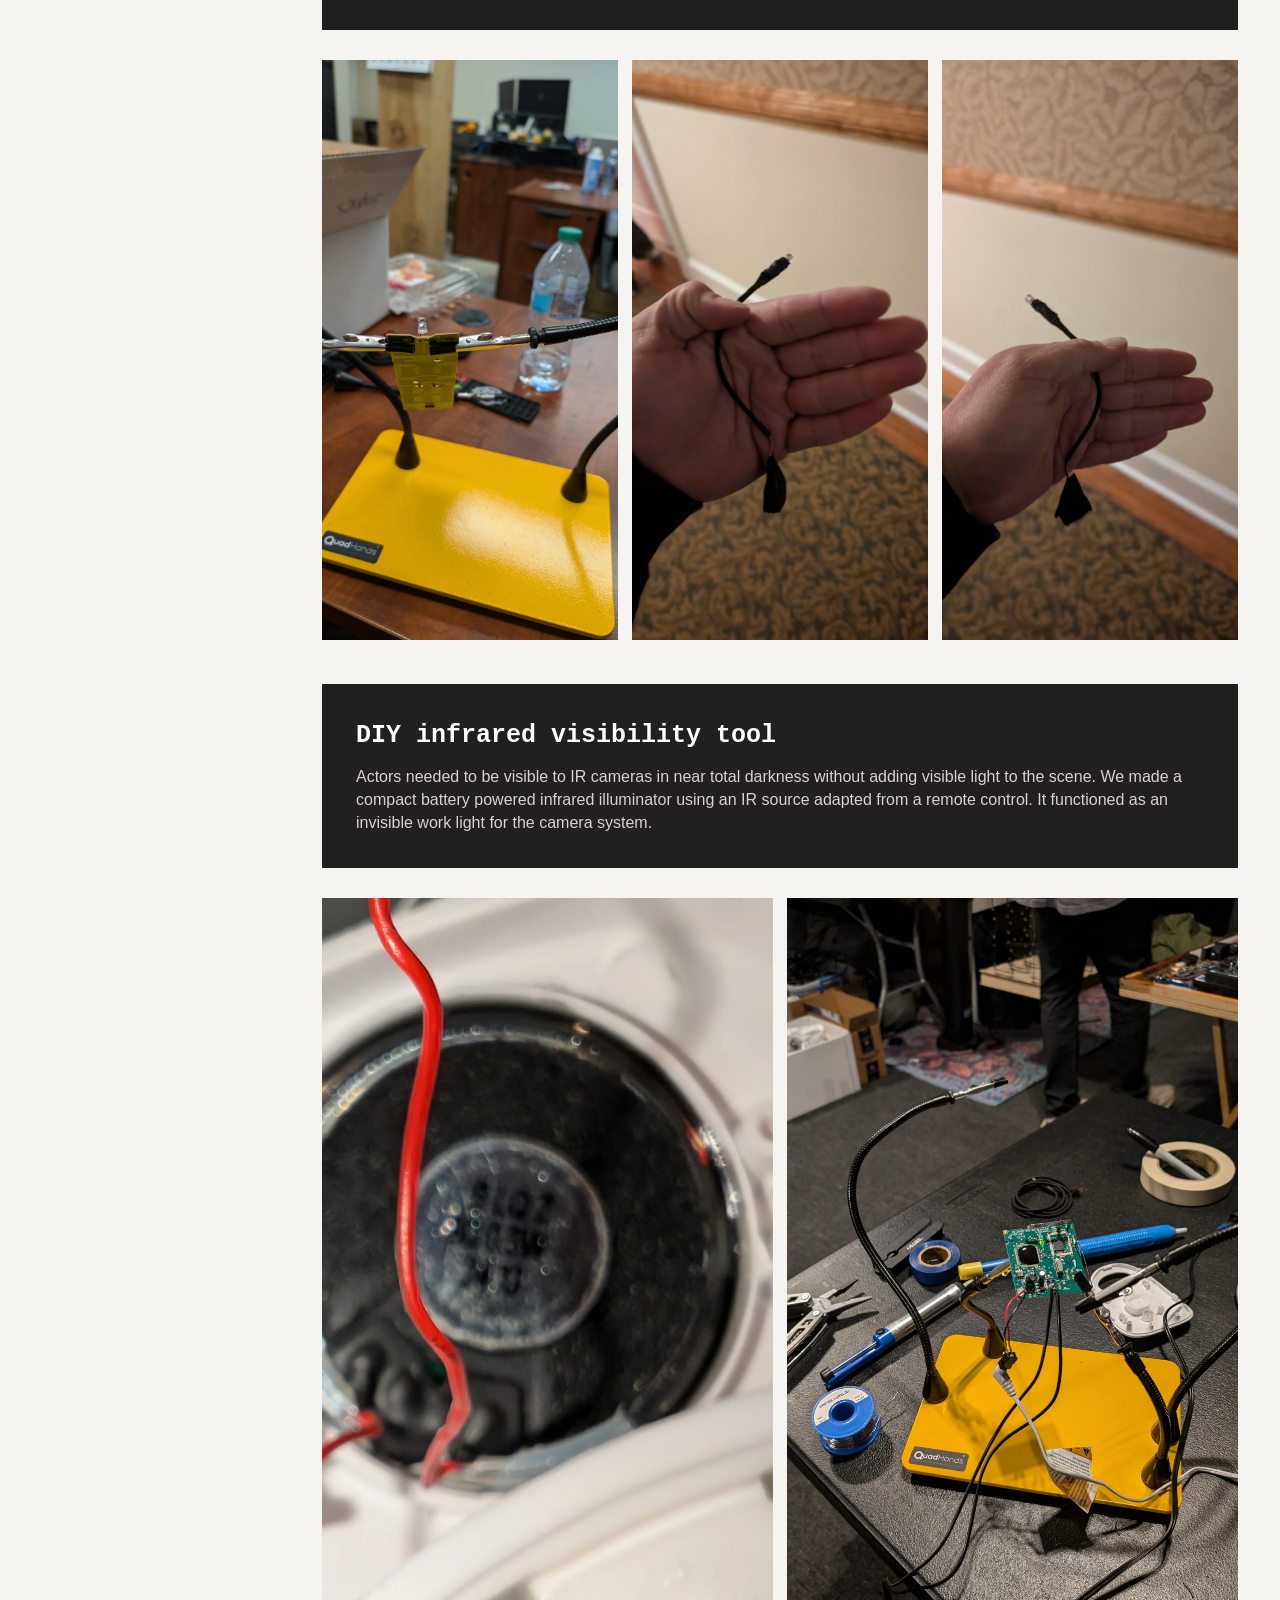
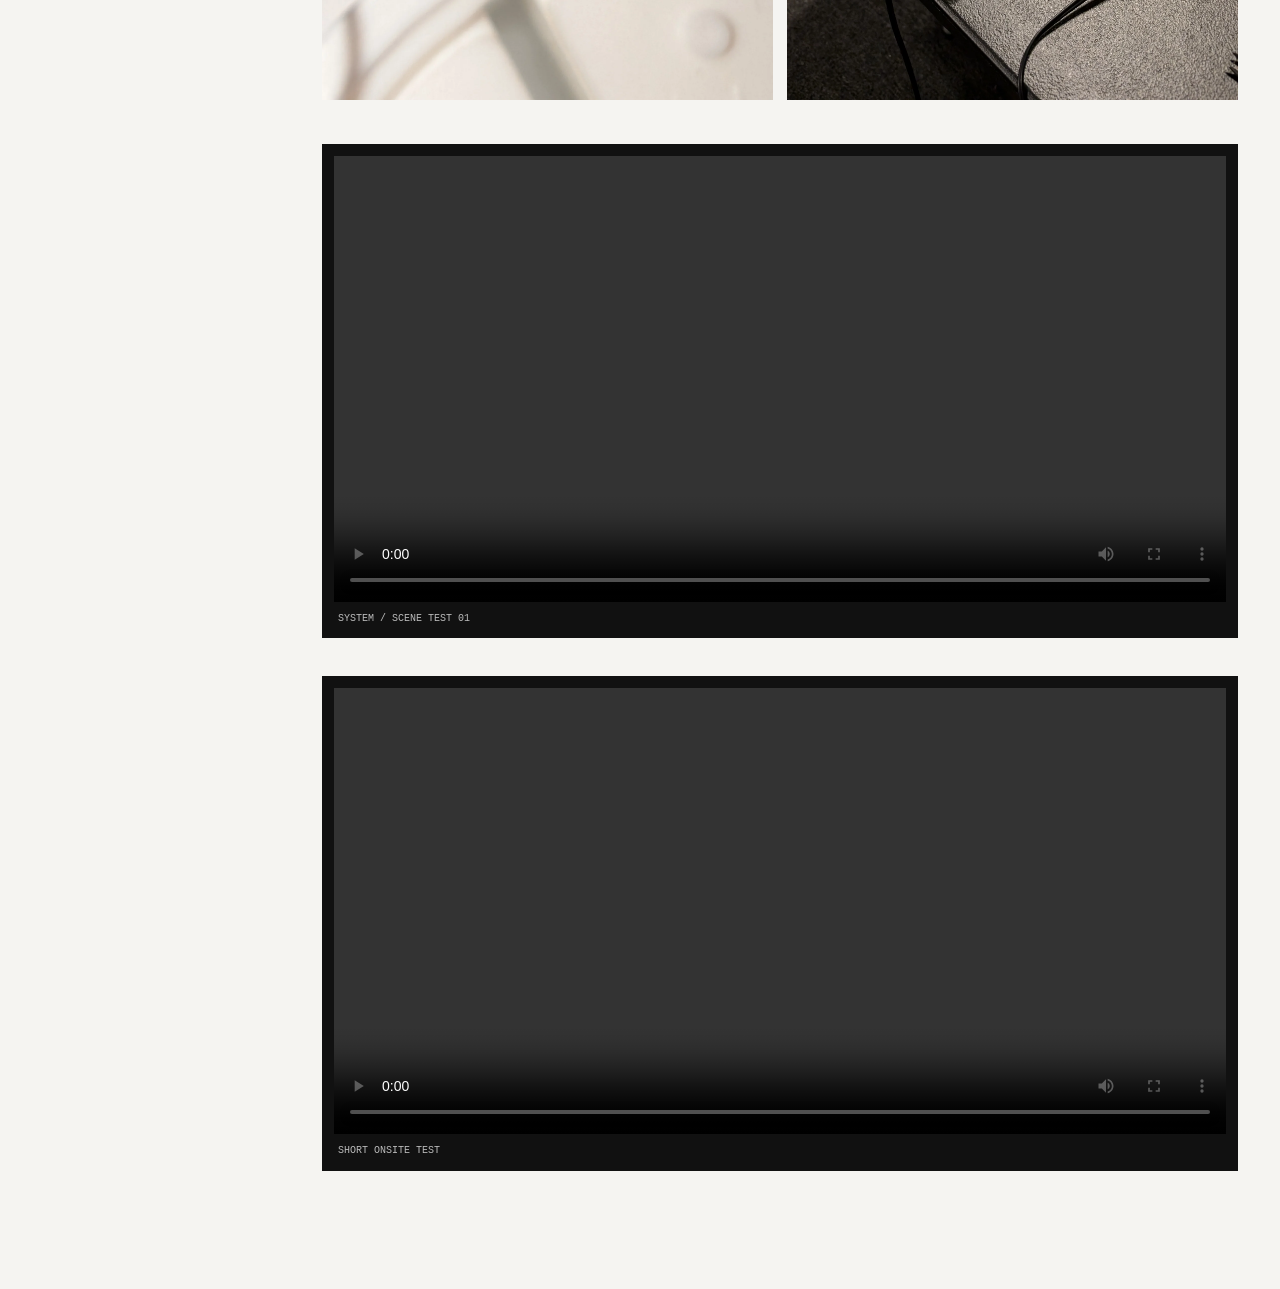
<file: projects/stanley.html>
<!DOCTYPE html>
<html lang="en"><head><meta charset="utf-8"/><meta content="width=device-width,initial-scale=1" name="viewport"/><title>Peacock | Stanley Hotel Immersive Theater</title><link href="../css/styles.css" rel="stylesheet"/></head><body><div class="shell">
<aside class="rail"><a class="brand" href="../index.html">P.A_L</a><div class="brand-sub">Patrick Aguilar Liriano<br/>Architecture + Interactive Media + Digital Design</div><div class="rail-rule"></div><nav class="rail-nav"><a href="../index.html#architecture">Architecture</a><a class="active" href="../index.html#experiential">Experiential</a><a href="../index.html#technology">Technology</a><a href="archive.html">Archive</a></nav><div class="rail-bottom">YKL collaboration<br/>Immersive / Technical Design<br/><a class="resume-link" href="../assets/docs/Patrick_Aguilar_Resume.pdf" target="_blank">Résumé ↗</a></div></aside>
<main class="main"><div class="topbar"><span>Immersive Theater / Show Systems / Prototyping</span><small>Stanley Hotel · Colorado</small></div><div class="content"><a class="back-link" href="../index.html#experiential">← Experiential Work</a>
<section class="project-intro"><h1>Peacock | Stanley Hotel</h1><p class="summary">Technical design and onsite execution for an immersive theatrical / haunted house experience, coordinating visual and audio effects and building small custom tools when conventional equipment was not the right answer.</p></section>
<div class="project-facts"><div class="fact"><b>Collaboration</b><span>YKL</span></div><div class="fact"><b>Location</b><span>The Stanley Hotel · Colorado</span></div><div class="fact"><b>Role</b><span>Immersive / Technical Designer</span></div><div class="fact"><b>Scope</b><span>Show control · audio · IR · onsite execution</span></div></div>
<div class="video-block"><video controls="" playsinline="" poster="../assets/images/stanley-video-poster.jpg" preload="metadata"><source src="../assets/videos/stanley-20241017_025925948.mp4" type="video/mp4"/></video><div class="video-caption">Onsite show / media test · click play</div></div>
<div class="copy-grid"><h2>Small inventions for specific theatrical problems</h2><div><p>The project required technical systems that could disappear into the environment and respond at precise moments. Instead of treating every problem as an equipment purchase, we modified inexpensive consumer devices and built purpose specific prototypes.</p><p>This kind of work sits between show programming, fabrication, electronics and improvisation. The goal is always the audience experience, not the gadget itself.</p></div></div>
<div class="callout"><h3>Triggered audio using modified baby monitors</h3><p>Baby monitors were converted into hidden speakers so that <strong>specific audio cues could play at a specific time or trigger</strong>. The consumer object became a small, distributed show control device that could be hidden inside the theatrical environment.</p></div>
<div class="gallery"><figure class="span-4 tall"><img alt="Modified baby monitor" src="../assets/images/stanley-device-1.webp"/></figure><figure class="span-4 tall"><img alt="Technical prototype" src="../assets/images/stanley-device-2.webp"/></figure><figure class="span-4 tall"><img alt="Technical prototype" src="../assets/images/stanley-device-3.webp"/></figure></div>
<div class="callout"><h3>DIY infrared visibility tool</h3><p>Actors needed to be visible to IR cameras in near total darkness without adding visible light to the scene. We made a compact battery powered infrared illuminator using an IR source adapted from a remote control. It functioned as an invisible work light for the camera system.</p></div>
<div class="gallery"><figure class="span-6 mid"><img alt="Infrared prototype" src="../assets/images/stanley-device-4.webp"/></figure><figure class="span-6 mid"><img alt="Stanley Hotel technical setup" src="../assets/images/stanley-room.webp"/></figure></div>
<div class="video-block"><video controls="" playsinline="" preload="metadata"><source src="../assets/videos/stanley-20241015_192336220.mp4" type="video/mp4"/></video><div class="video-caption">System / scene test 01</div></div>
<div class="video-block"><video controls="" playsinline="" preload="metadata"><source src="../assets/videos/stanley-20241019_022409268.mp4" type="video/mp4"/></video><div class="video-caption">Short onsite test</div></div>
</div></main></div><script src="../js/site.js"></script></body></html>
</file>
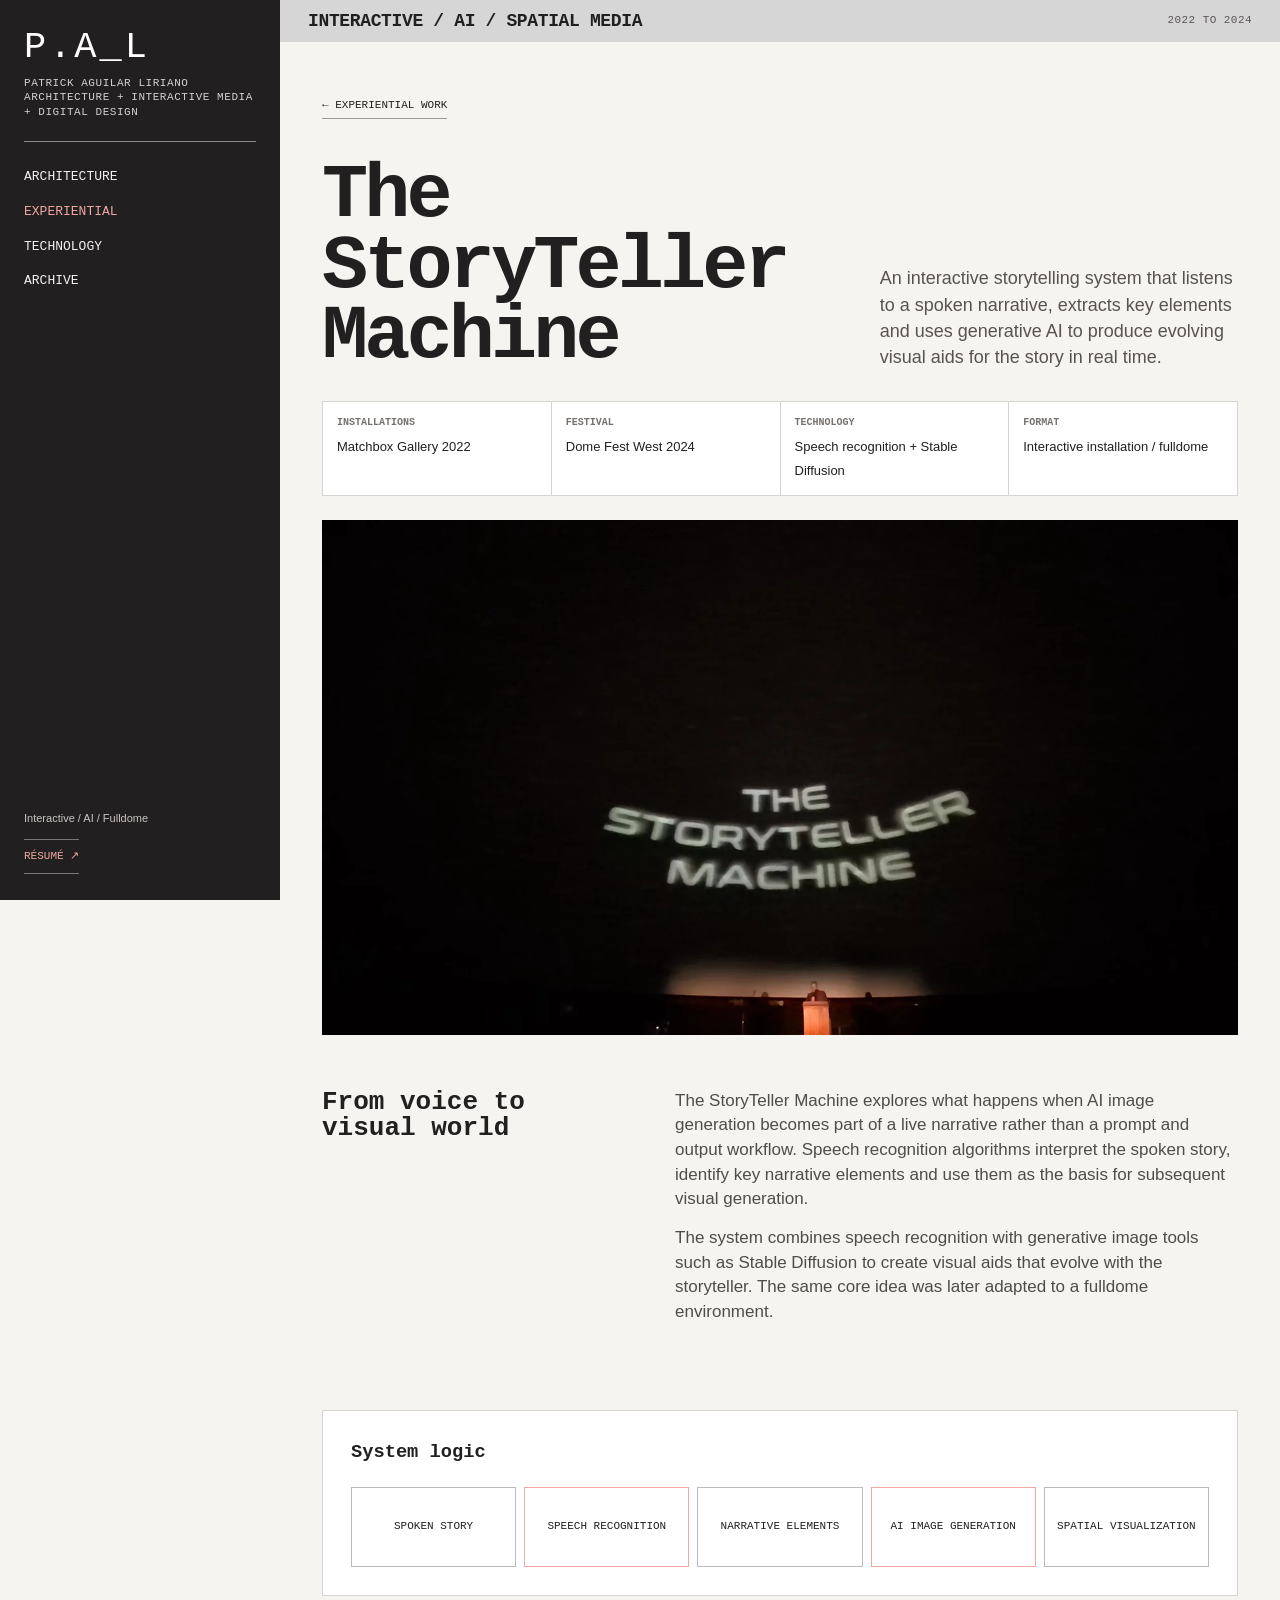
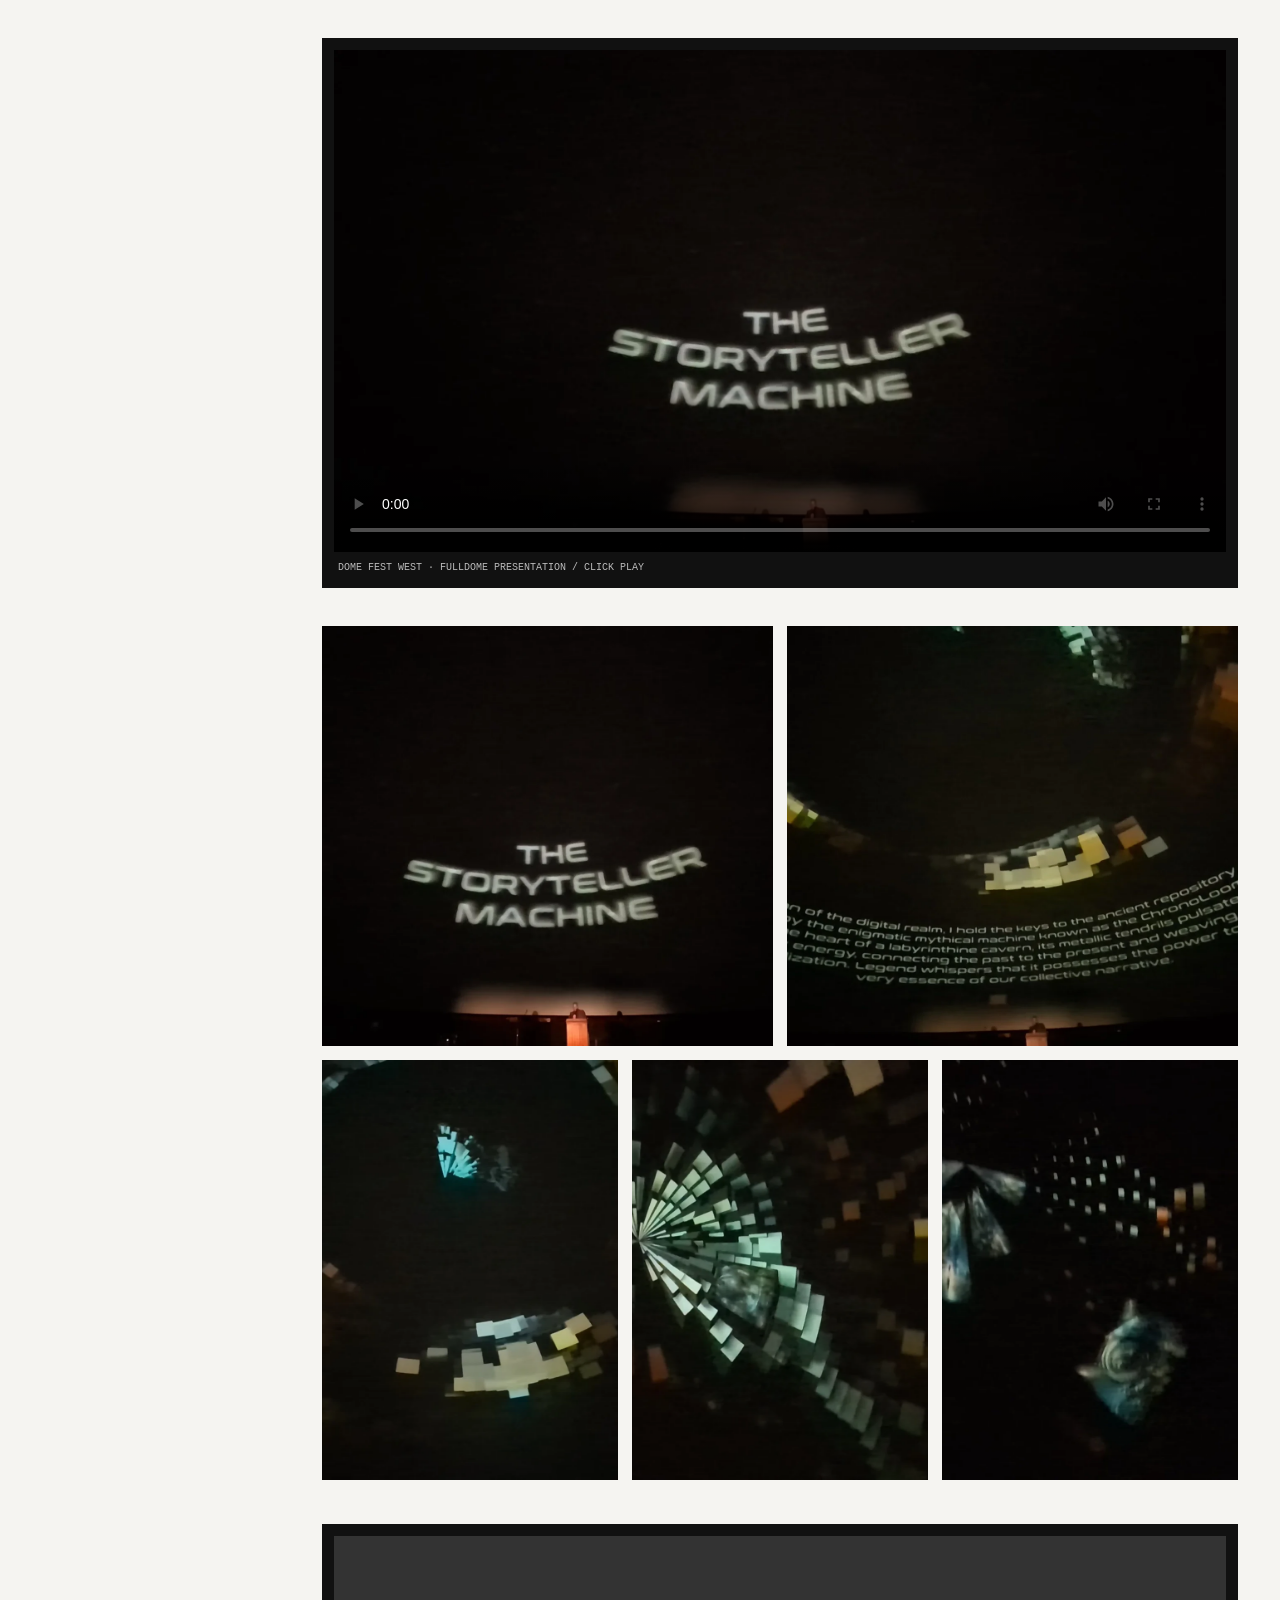
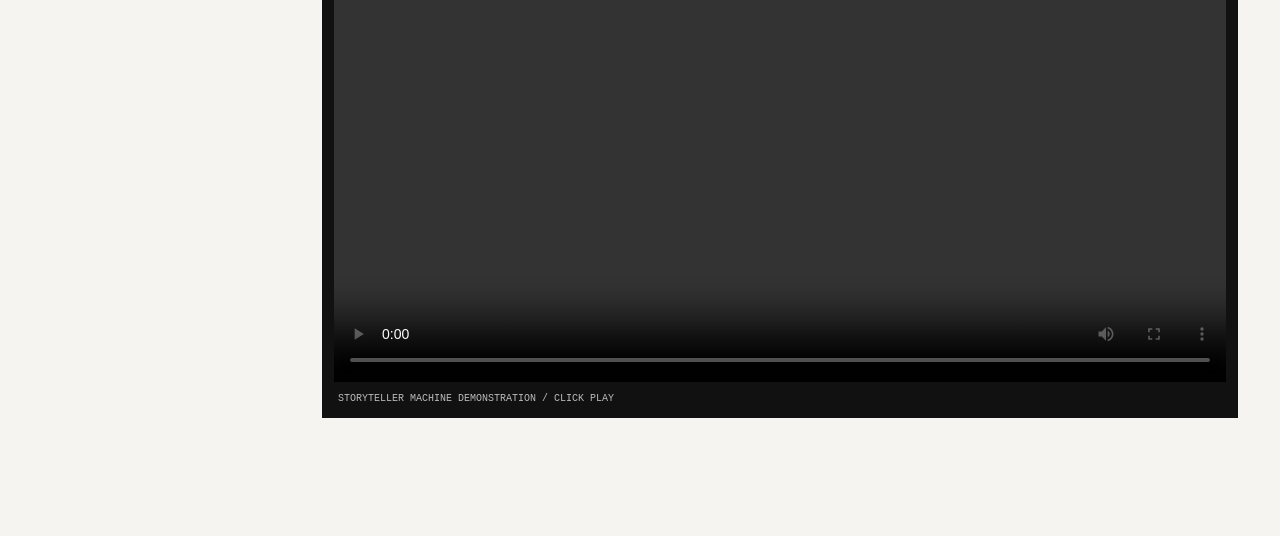
<file: projects/storyteller.html>
<!DOCTYPE html>
<html lang="en"><head><meta charset="utf-8"/><meta content="width=device-width,initial-scale=1" name="viewport"/><title>The StoryTeller Machine | Patrick Aguilar Liriano</title><link href="../css/styles.css" rel="stylesheet"/></head><body><div class="shell">
<aside class="rail"><a class="brand" href="../index.html">P.A_L</a><div class="brand-sub">Patrick Aguilar Liriano<br/>Architecture + Interactive Media + Digital Design</div><div class="rail-rule"></div><nav class="rail-nav"><a href="../index.html#architecture">Architecture</a><a class="active" href="../index.html#experiential">Experiential</a><a href="../index.html#technology">Technology</a><a href="archive.html">Archive</a></nav><div class="rail-bottom">Interactive / AI / Fulldome<br/><a class="resume-link" href="../assets/docs/Patrick_Aguilar_Resume.pdf" target="_blank">Résumé ↗</a></div></aside>
<main class="main"><div class="topbar"><span>Interactive / AI / Spatial Media</span><small>2022 to 2024</small></div><div class="content"><a class="back-link" href="../index.html#experiential">← Experiential Work</a>
<section class="project-intro"><h1>The StoryTeller Machine</h1><p class="summary">An interactive storytelling system that listens to a spoken narrative, extracts key elements and uses generative AI to produce evolving visual aids for the story in real time.</p></section>
<div class="project-facts"><div class="fact"><b>Installations</b><span>Matchbox Gallery 2022</span></div><div class="fact"><b>Festival</b><span>Dome Fest West 2024</span></div><div class="fact"><b>Technology</b><span>Speech recognition + Stable Diffusion</span></div><div class="fact"><b>Format</b><span>Interactive installation / fulldome</span></div></div>
<div class="hero-image"><img alt="The StoryTeller Machine fulldome presentation" src="../assets/images/storyteller-hero.webp"/></div>
<div class="copy-grid"><h2>From voice to visual world</h2><div><p>The StoryTeller Machine explores what happens when AI image generation becomes part of a live narrative rather than a prompt and output workflow. Speech recognition algorithms interpret the spoken story, identify key narrative elements and use them as the basis for subsequent visual generation.</p><p>The system combines speech recognition with generative image tools such as Stable Diffusion to create visual aids that evolve with the storyteller. The same core idea was later adapted to a fulldome environment.</p></div></div>
<div class="tech-flow"><h3>System logic</h3><div class="flow-row"><div class="flow-step">Spoken Story</div><div class="flow-step">Speech Recognition</div><div class="flow-step">Narrative Elements</div><div class="flow-step">AI Image Generation</div><div class="flow-step">Spatial Visualization</div></div></div>
<div class="video-block"><video controls="" playsinline="" poster="../assets/images/storyteller-hero.webp" preload="metadata"><source src="../assets/videos/storyteller-dome.mp4" type="video/mp4"/></video><div class="video-caption">Dome Fest West · fulldome presentation / click play</div></div>
<div class="gallery"><figure class="span-6 mid"><img alt="StoryTeller Machine frame" src="../assets/images/storyteller-frame-1.webp"/></figure><figure class="span-6 mid"><img alt="StoryTeller Machine frame" src="../assets/images/storyteller-frame-2.webp"/></figure><figure class="span-4 mid"><img alt="StoryTeller Machine frame" src="../assets/images/storyteller-frame-3.webp"/></figure><figure class="span-4 mid"><img alt="StoryTeller Machine frame" src="../assets/images/storyteller-frame-4.webp"/></figure><figure class="span-4 mid"><img alt="StoryTeller Machine frame" src="../assets/images/storyteller-frame-5.webp"/></figure></div>
<div class="video-block"><video controls="" playsinline="" preload="metadata"><source src="../assets/videos/storyteller-demo.mp4" type="video/mp4"/></video><div class="video-caption">StoryTeller Machine demonstration / click play</div></div>
</div></main></div><script src="../js/site.js"></script></body></html>
</file>
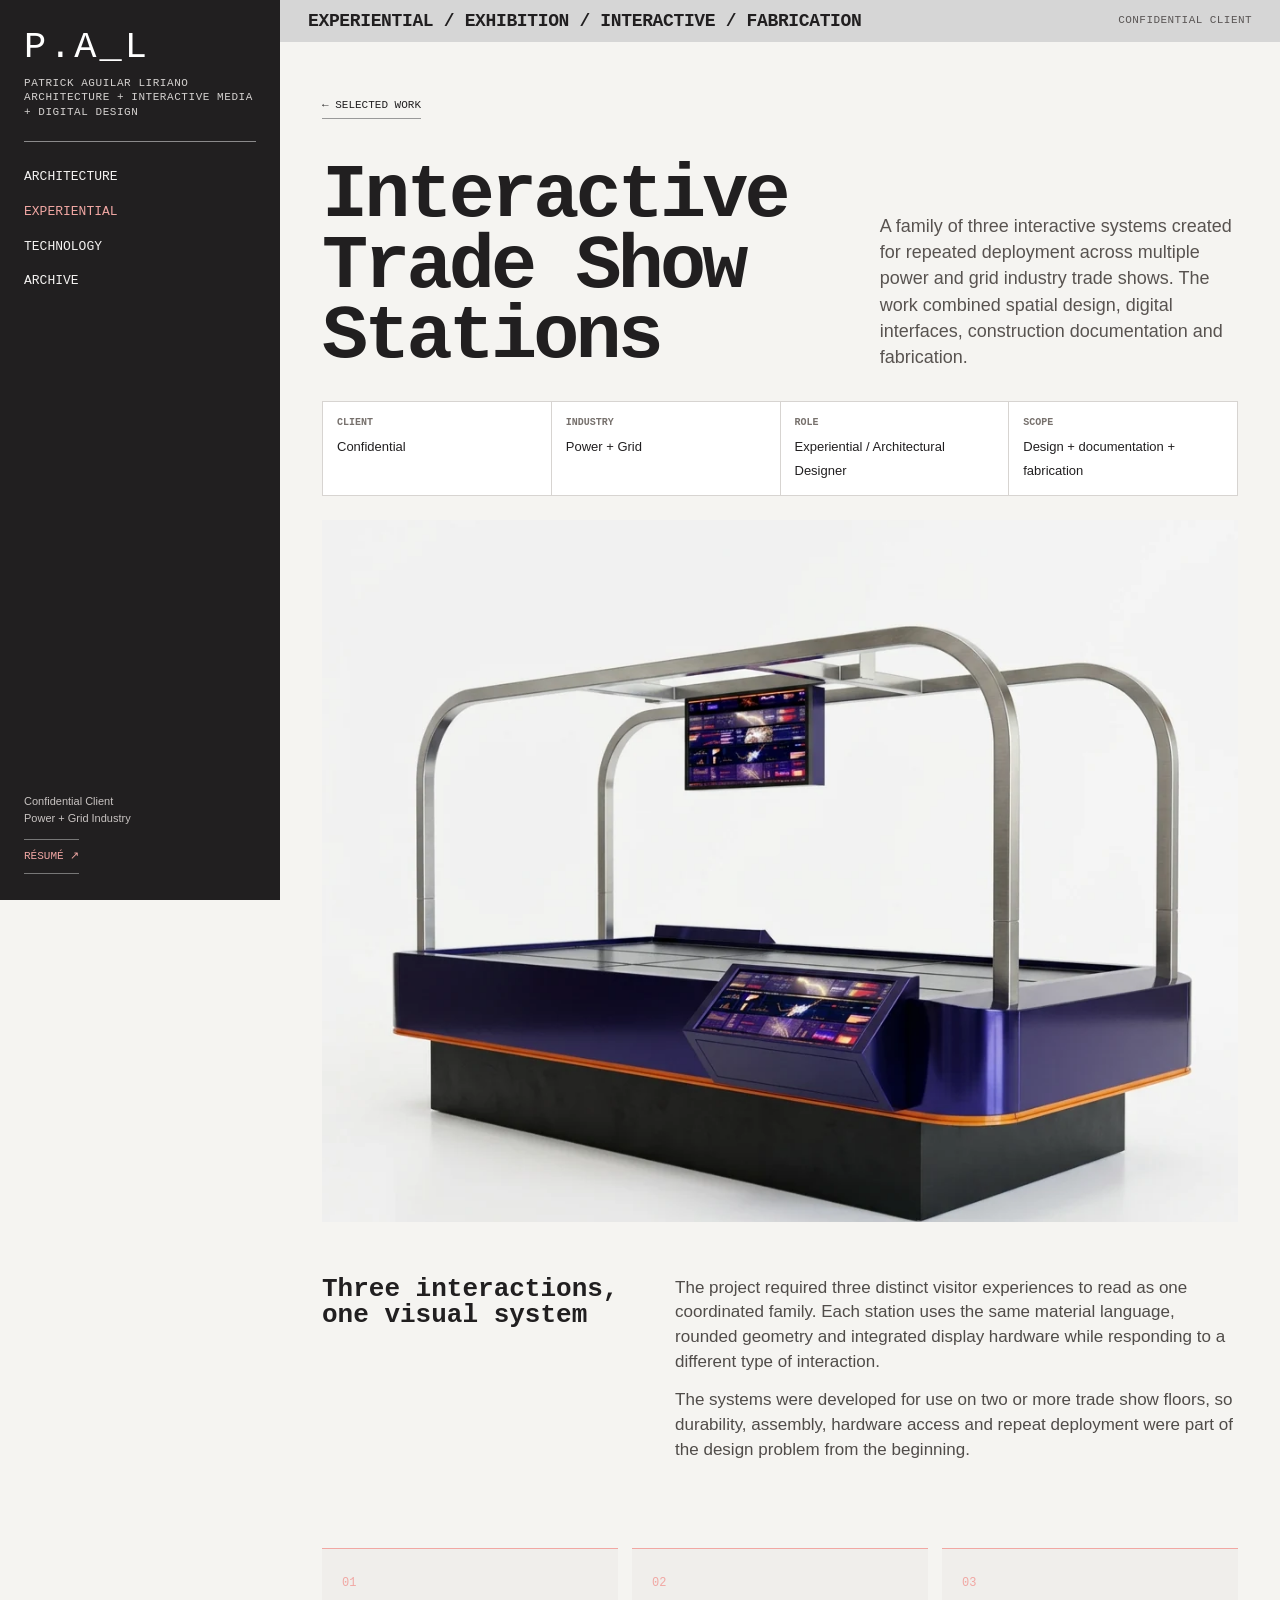
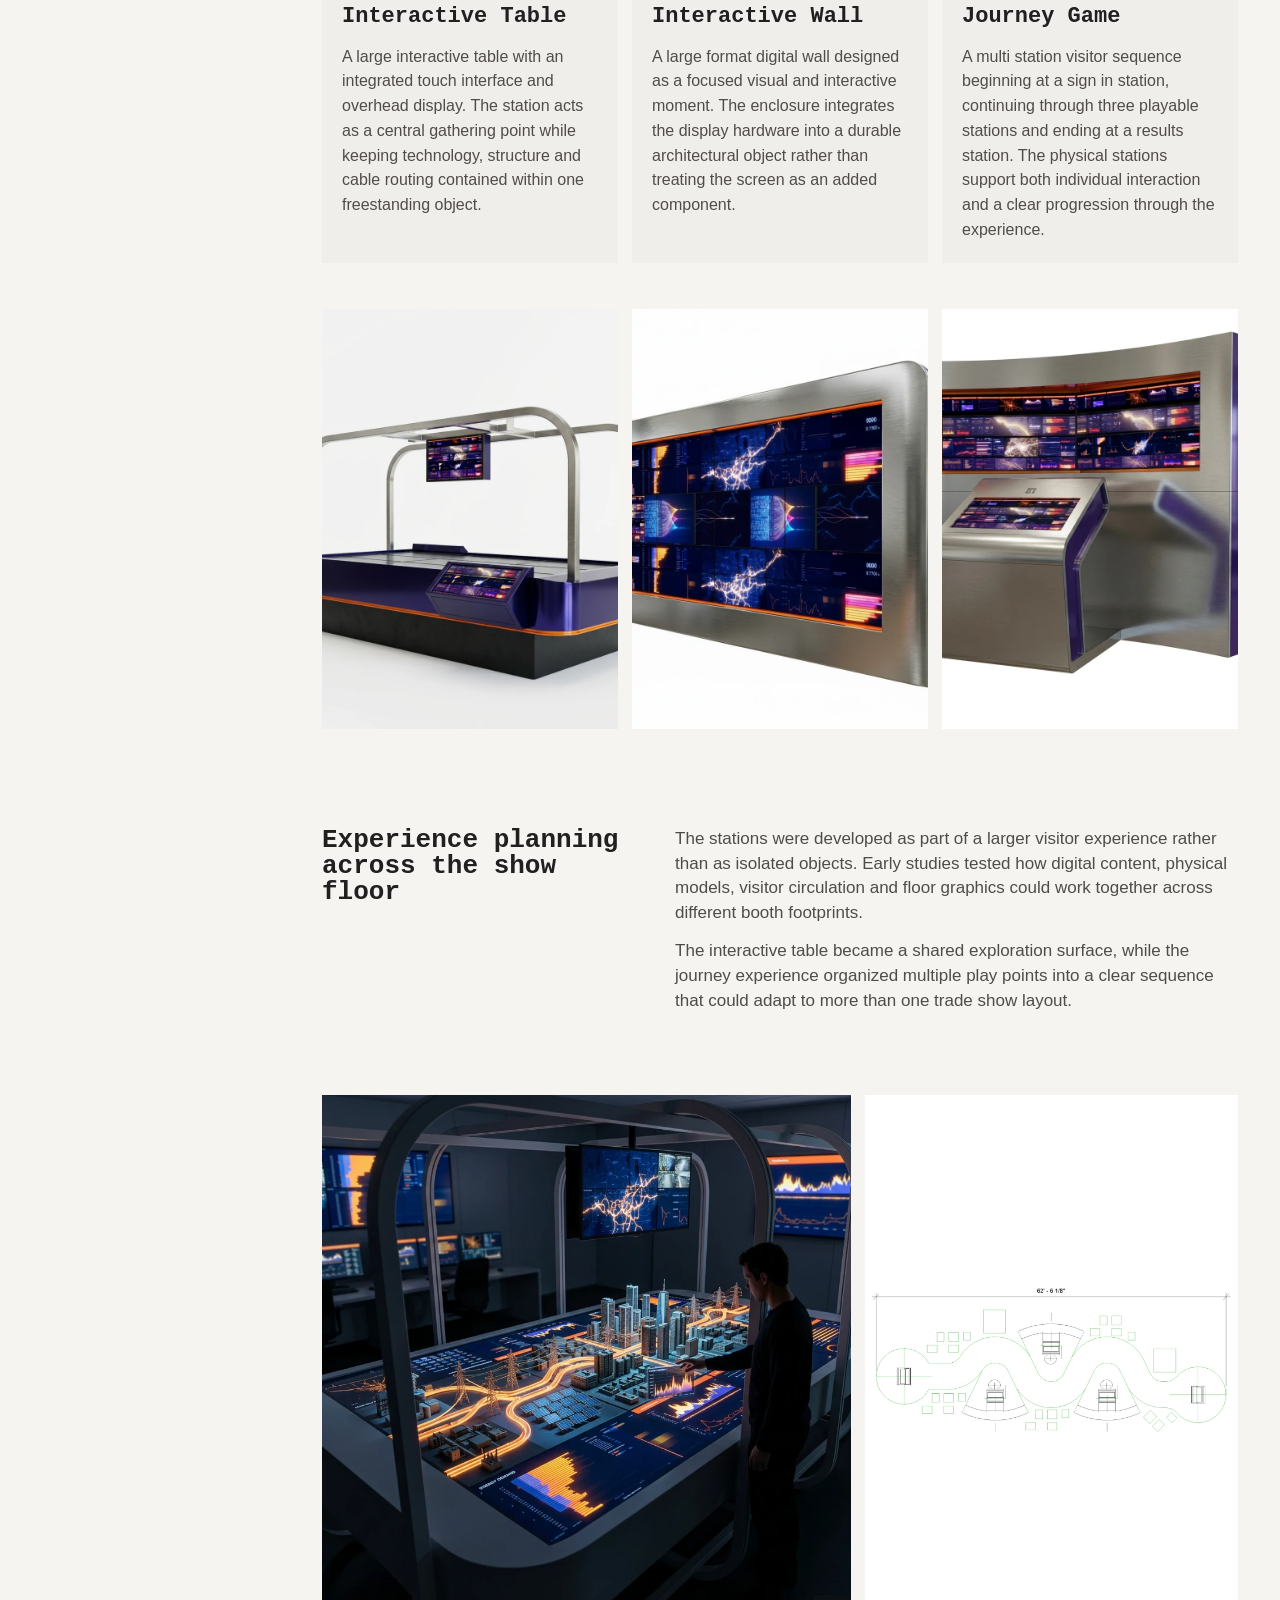
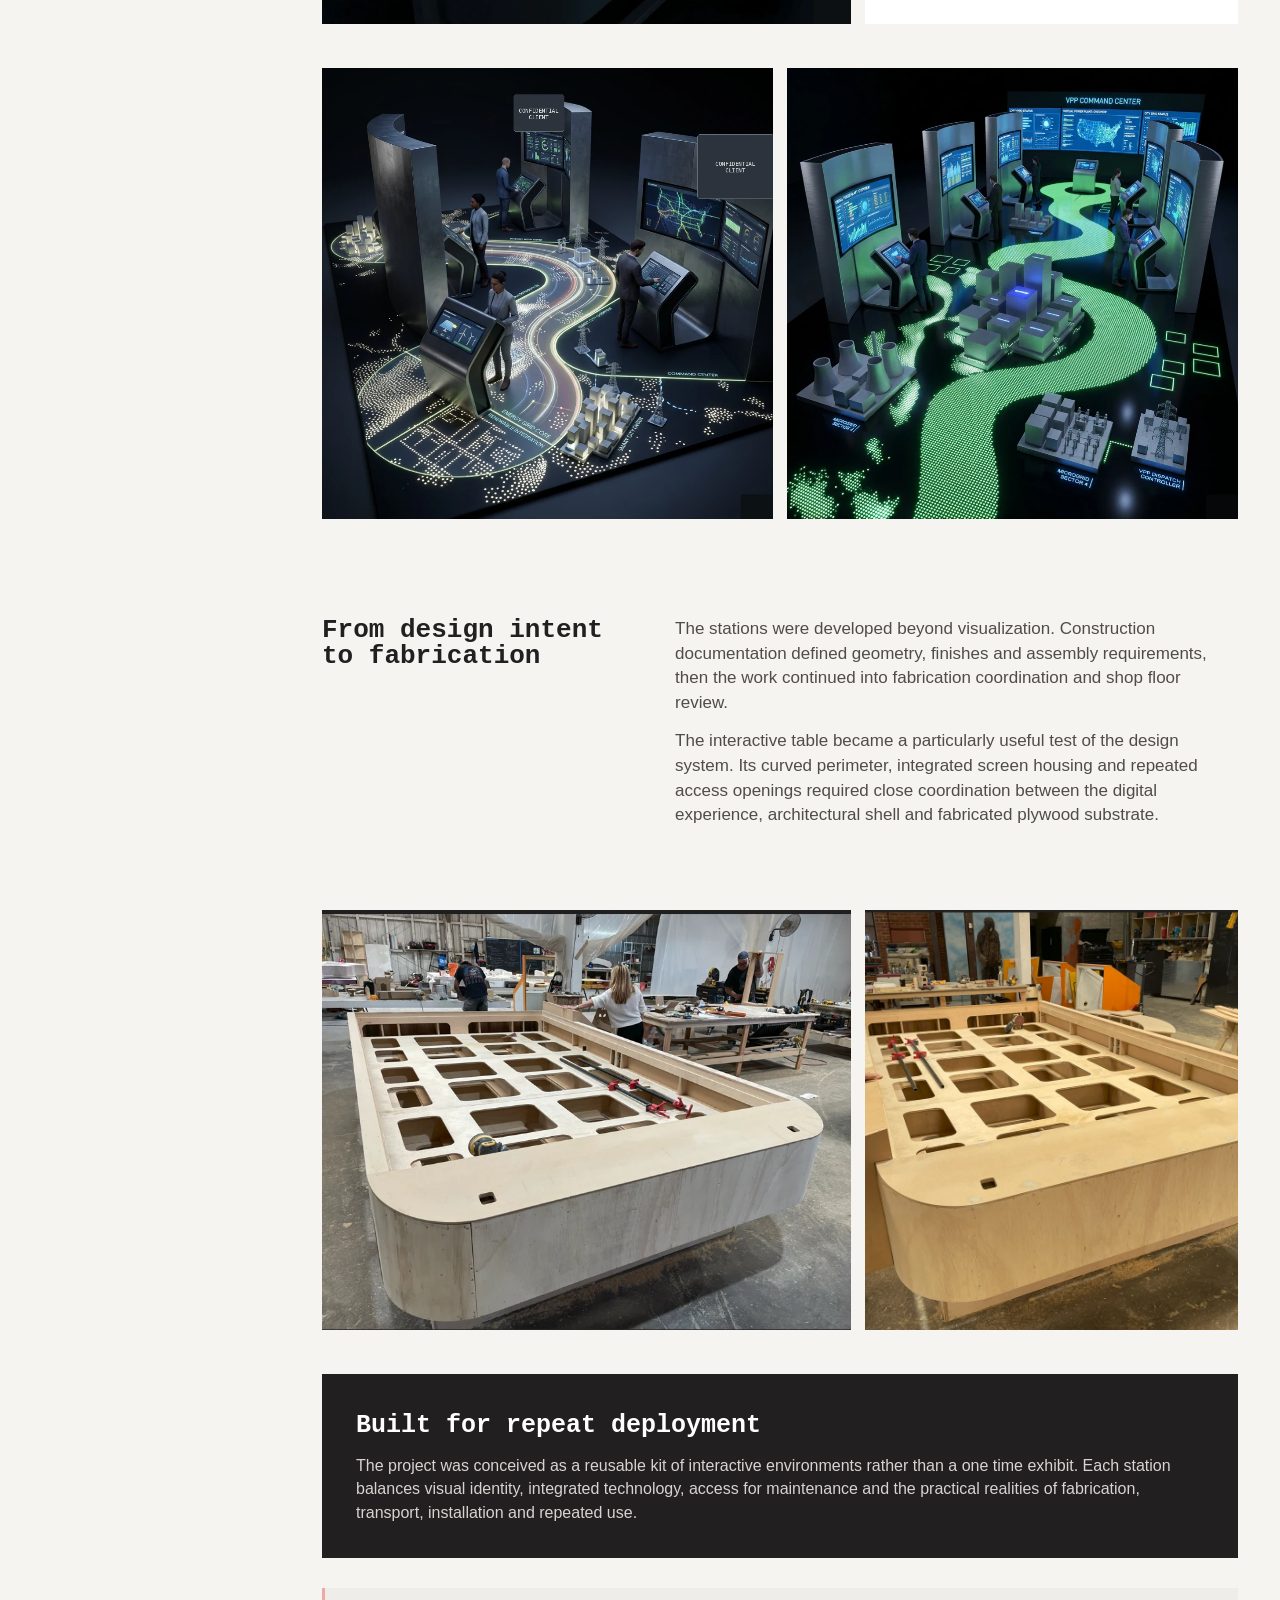
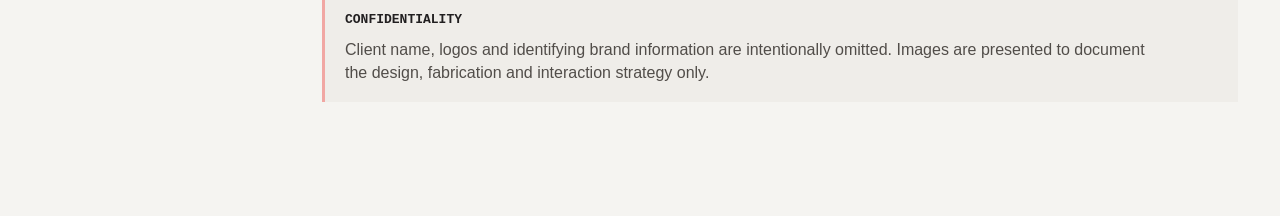
<file: projects/trade-show.html>
<!DOCTYPE html>
<html lang="en"><head><meta charset="utf-8"/><meta content="width=device-width,initial-scale=1" name="viewport"/><meta name="description" content="Interactive trade show stations designed for a confidential power and grid industry client."/><title>Interactive Trade Show Stations | Patrick Aguilar Liriano</title><link href="../css/styles.css" rel="stylesheet"/></head><body><div class="shell">
<aside class="rail"><a class="brand" href="../index.html">P.A_L</a><div class="brand-sub">Patrick Aguilar Liriano<br/>Architecture + Interactive Media + Digital Design</div><div class="rail-rule"></div><nav class="rail-nav"><a href="../index.html#architecture">Architecture</a><a class="active" href="../index.html#experiential">Experiential</a><a href="../index.html#technology">Technology</a><a href="archive.html">Archive</a></nav><div class="rail-bottom">Confidential Client<br/>Power + Grid Industry<br/><a class="resume-link" href="../assets/docs/Patrick_Aguilar_Resume.pdf" target="_blank">Résumé ↗</a></div></aside>
<main class="main"><div class="topbar"><span>Experiential / Exhibition / Interactive / Fabrication</span><small>Confidential Client</small></div><div class="content"><a class="back-link" href="../index.html#experiential">← Selected Work</a>
<section class="project-intro"><h1>Interactive Trade Show Stations</h1><p class="summary">A family of three interactive systems created for repeated deployment across multiple power and grid industry trade shows. The work combined spatial design, digital interfaces, construction documentation and fabrication.</p></section>
<div class="project-facts"><div class="fact"><b>Client</b><span>Confidential</span></div><div class="fact"><b>Industry</b><span>Power + Grid</span></div><div class="fact"><b>Role</b><span>Experiential / Architectural Designer</span></div><div class="fact"><b>Scope</b><span>Design + documentation + fabrication</span></div></div>
<div class="hero-image"><img alt="Interactive table designed for repeated trade show use" src="../assets/images/trade-show-table.webp"/></div>
<div class="copy-grid"><h2>Three interactions, one visual system</h2><div><p>The project required three distinct visitor experiences to read as one coordinated family. Each station uses the same material language, rounded geometry and integrated display hardware while responding to a different type of interaction.</p><p>The systems were developed for use on two or more trade show floors, so durability, assembly, hardware access and repeat deployment were part of the design problem from the beginning.</p></div></div>
<div class="station-grid">
<div class="station-card"><span class="station-num">01</span><h3>Interactive Table</h3><p>A large interactive table with an integrated touch interface and overhead display. The station acts as a central gathering point while keeping technology, structure and cable routing contained within one freestanding object.</p></div>
<div class="station-card"><span class="station-num">02</span><h3>Interactive Wall</h3><p>A large format digital wall designed as a focused visual and interactive moment. The enclosure integrates the display hardware into a durable architectural object rather than treating the screen as an added component.</p></div>
<div class="station-card"><span class="station-num">03</span><h3>Journey Game</h3><p>A multi station visitor sequence beginning at a sign in station, continuing through three playable stations and ending at a results station. The physical stations support both individual interaction and a clear progression through the experience.</p></div>
</div>
<div class="gallery"><figure class="span-4 mid"><img alt="Interactive table render" src="../assets/images/trade-show-table.webp"/></figure><figure class="span-4 mid"><img alt="Interactive wall render" src="../assets/images/trade-show-wall.webp"/></figure><figure class="span-4 mid"><img alt="Journey game station render" src="../assets/images/trade-show-journey.webp"/></figure></div>
<div class="copy-grid"><h2>Experience planning across the show floor</h2><div><p>The stations were developed as part of a larger visitor experience rather than as isolated objects. Early studies tested how digital content, physical models, visitor circulation and floor graphics could work together across different booth footprints.</p><p>The interactive table became a shared exploration surface, while the journey experience organized multiple play points into a clear sequence that could adapt to more than one trade show layout.</p></div></div>
<div class="gallery"><figure class="span-7 mid"><img alt="Interactive table spatial experience study" src="../assets/images/trade-show-experience-table.webp"/></figure><figure class="span-5 plan-full"><img alt="Trade show journey layout study" src="../assets/images/trade-show-journey-plan.webp"/></figure></div>
<div class="gallery"><figure class="span-6 mid"><img alt="Journey game environment concept for confidential client" src="../assets/images/trade-show-journey-concept-1.webp"/></figure><figure class="span-6 mid"><img alt="Journey game command center concept for confidential client" src="../assets/images/trade-show-journey-concept-2.webp"/></figure></div>
<div class="copy-grid"><h2>From design intent to fabrication</h2><div><p>The stations were developed beyond visualization. Construction documentation defined geometry, finishes and assembly requirements, then the work continued into fabrication coordination and shop floor review.</p><p>The interactive table became a particularly useful test of the design system. Its curved perimeter, integrated screen housing and repeated access openings required close coordination between the digital experience, architectural shell and fabricated plywood substrate.</p></div></div>
<div class="gallery"><figure class="span-7 mid"><img alt="Interactive table under fabrication" src="../assets/images/trade-show-fabrication-1.webp"/></figure><figure class="span-5 mid"><img alt="Interactive table plywood fabrication and access openings" src="../assets/images/trade-show-fabrication-2.webp"/></figure></div>
<div class="callout"><h3>Built for repeat deployment</h3><p>The project was conceived as a reusable kit of interactive environments rather than a one time exhibit. Each station balances visual identity, integrated technology, access for maintenance and the practical realities of fabrication, transport, installation and repeated use.</p></div>
<div class="confidential-note"><b>Confidentiality</b><p>Client name, logos and identifying brand information are intentionally omitted. Images are presented to document the design, fabrication and interaction strategy only.</p></div>
</div></main></div><script src="../js/site.js"></script></body></html>
</file>
<file: css/styles.css>
:root{
  --ink:#211f20;
  --ink2:#2c292a;
  --paper:#f5f4f1;
  --white:#fff;
  --muted:#9b9896;
  --line:#d7d4d1;
  --accent:#f1a7a3;
  --cyan:#45b8c7;
  --max:1540px;
  --rail:280px;
}
*{box-sizing:border-box}
html{scroll-behavior:smooth}
body{margin:0;background:var(--paper);color:var(--ink);font-family:Arial,Helvetica,sans-serif;font-size:16px;line-height:1.45}
a{color:inherit;text-decoration:none}
a:hover{color:#000}
img,video{display:block;width:100%;height:auto}
button{font:inherit}
::selection{background:var(--accent);color:#111}

.shell{display:grid;grid-template-columns:var(--rail) minmax(0,1fr);min-height:100vh}
.rail{position:sticky;top:0;height:100vh;background:var(--ink);color:#fff;padding:30px 24px 26px;display:flex;flex-direction:column;z-index:20}
.brand{font-family:"Courier New",monospace;font-size:37px;line-height:.92;letter-spacing:.08em;margin-bottom:12px}
.brand-sub{font-family:"Courier New",monospace;font-size:11px;line-height:1.3;color:#d4d1cf;text-transform:uppercase;letter-spacing:.05em}
.rail-rule{height:1px;background:rgba(255,255,255,.48);margin:22px 0}
.rail-nav{display:flex;flex-direction:column;gap:8px;font-family:"Courier New",monospace;font-size:13px;text-transform:uppercase}
.rail-nav a{padding:4px 0;color:#f4f2f1}
.rail-nav a:hover,.rail-nav a.active{color:var(--accent)}
.rail-bottom{margin-top:auto;font-size:11px;line-height:1.55;color:#c9c4c2}
.rail-bottom a{color:#fff}
.rail-bottom .resume-link{display:inline-block;margin-top:12px;border-top:1px solid #777;border-bottom:1px solid #777;padding:8px 0;color:var(--accent);font-family:"Courier New",monospace;text-transform:uppercase}

.main{min-width:0}
.topbar{height:42px;background:#d6d6d6;padding:8px 28px;font-family:"Courier New",monospace;font-weight:700;text-transform:uppercase;font-size:18px;letter-spacing:-.02em;display:flex;align-items:center;justify-content:space-between}
.topbar small{font-weight:400;font-size:11px;color:#5a5655;letter-spacing:.04em}
.content{max-width:var(--max);margin:0 auto;padding:38px 42px 80px}

.hero{min-height:78vh;display:grid;grid-template-columns:1.05fr .95fr;gap:42px;align-items:center;padding-top:36px;padding-bottom:44px}
.hero h1{font-family:"Courier New",monospace;font-weight:400;font-size:clamp(42px,6vw,90px);line-height:.93;letter-spacing:-.06em;margin:0 0 26px;max-width:880px}
.hero h1 .accent{color:var(--accent)}
.kicker{font-family:"Courier New",monospace;text-transform:uppercase;letter-spacing:.08em;font-size:12px;margin-bottom:15px;color:#6d6967}
.lede{font-size:clamp(18px,2vw,27px);line-height:1.25;max-width:740px;margin:0 0 28px}
.hero-meta{display:flex;flex-wrap:wrap;gap:10px;font-family:"Courier New",monospace;font-size:11px;text-transform:uppercase}
.chip{border:1px solid #aaa4a0;padding:7px 9px;background:rgba(255,255,255,.35)}
.hero-visual{position:relative;align-self:stretch;min-height:620px;background:var(--ink);overflow:hidden}
.hero-visual img{position:absolute;inset:0;width:100%;height:100%;object-fit:cover;filter:saturate(.86)}
.hero-visual:after{content:"P.A_L";position:absolute;right:20px;bottom:18px;color:#fff;font-family:"Courier New",monospace;font-size:16px;border:1px solid rgba(255,255,255,.7);padding:9px 10px}

.section{padding:54px 0 20px;border-top:1px solid var(--line)}
.section-head{display:grid;grid-template-columns:1fr 1fr;gap:30px;margin-bottom:26px}
.section-head h2{font-family:"Courier New",monospace;font-size:34px;line-height:1;margin:0;text-transform:uppercase}
.section-head p{margin:0;max-width:650px;color:#5d5957}

.project-grid{display:grid;grid-template-columns:repeat(2,minmax(0,1fr));gap:26px}
.project-card{background:#fff;border:1px solid #dedbd8;transition:transform .2s ease,box-shadow .2s ease;overflow:hidden}
.project-card:hover{transform:translateY(-3px);box-shadow:0 15px 40px rgba(35,30,30,.1)}
.project-card .card-type{background:#d7d7d7;padding:8px 12px;font-family:"Courier New",monospace;font-weight:700;font-size:14px;text-transform:uppercase}
.project-card .card-image{aspect-ratio:16/9;overflow:hidden;background:#ddd}
.project-card .card-image img{height:100%;object-fit:cover;transition:transform .4s ease}
.project-card:hover .card-image img{transform:scale(1.015)}
.card-copy{padding:18px 18px 20px}
.card-copy h3{font-family:"Courier New",monospace;margin:0 0 7px;font-size:24px;line-height:1}
.card-copy .meta{font-family:"Courier New",monospace;font-size:11px;text-transform:uppercase;color:#77706c;margin-bottom:10px}
.card-copy p{margin:0;color:#56514f;font-size:14px}
.project-card.featured{grid-column:span 2;display:grid;grid-template-columns:1.3fr .7fr}
.project-card.featured .card-type{grid-column:1/-1}
.project-card.featured .card-image{aspect-ratio:16/8}
.project-card.featured .card-copy{align-self:center;padding:30px}

.media-card{background:#111;color:#fff;border:none}
.media-card .card-type{background:#303030;color:#fff}
.media-card .card-copy p,.media-card .meta{color:#c9c4c2}
.media-card .card-copy h3{color:#fff}

.tool-grid{display:grid;grid-template-columns:repeat(3,1fr);gap:16px}
.tool-card{background:#fff;border:1px solid var(--line);padding:22px;min-height:290px;display:flex;flex-direction:column}
.tool-card h3{font-family:"Courier New",monospace;font-size:21px;line-height:1.05;margin:0 0 7px}
.tool-card .status{font-family:"Courier New",monospace;font-size:10px;text-transform:uppercase;color:#817b77;margin-bottom:14px}
.tool-card p{font-size:14px;color:#5e5956;margin:0 0 18px}
.tool-diagram{margin-top:auto;min-height:96px;border-top:1px solid var(--line);padding-top:14px;display:flex;align-items:center;gap:6px;font-family:"Courier New",monospace;font-size:9px;text-transform:uppercase;color:#514c49}
.node{border:1px solid #aaa;padding:7px 6px;background:#faf9f7;flex:1;text-align:center}.arrow{font-size:16px;color:var(--accent)}

.footer{background:var(--ink);color:#fff;margin-top:60px;padding:42px}
.footer-inner{max-width:var(--max);margin:0 auto;display:grid;grid-template-columns:1fr 1fr;gap:30px}
.footer h2{font-family:"Courier New",monospace;font-size:36px;line-height:1;margin:0 0 12px;font-weight:400}
.footer p{margin:0;color:#cfc9c6;max-width:650px}.footer-links{display:flex;justify-content:flex-end;align-items:flex-end;gap:18px;flex-wrap:wrap;font-family:"Courier New",monospace;font-size:12px;text-transform:uppercase}.footer-links a{color:#fff;border-bottom:1px solid var(--accent);padding-bottom:4px}

/* Project pages */
.project-intro{padding:42px 0 28px;display:grid;grid-template-columns:1.18fr .82fr;gap:42px;align-items:end}
.project-intro h1{font-family:"Courier New",monospace;font-size:clamp(42px,6vw,84px);line-height:.92;letter-spacing:-.05em;margin:0}
.project-intro .summary{font-size:18px;color:#585350;margin:0 0 3px}
.project-facts{display:grid;grid-template-columns:repeat(4,1fr);gap:1px;background:#d7d4d1;border:1px solid #d7d4d1;margin-bottom:24px}.fact{background:#fff;padding:14px}.fact b{display:block;font-family:"Courier New",monospace;font-size:10px;text-transform:uppercase;color:#77716d;margin-bottom:4px}.fact span{font-size:13px}
.hero-image{background:#ddd;overflow:hidden}.hero-image img{max-height:78vh;object-fit:cover}
.caption{font-family:"Courier New",monospace;font-size:10px;color:#777;margin-top:7px;text-transform:uppercase}
.copy-grid{display:grid;grid-template-columns:.7fr 1.3fr;gap:50px;padding:54px 0}.copy-grid h2{font-family:"Courier New",monospace;font-size:26px;line-height:1;margin:0}.copy-grid p{font-size:17px;margin:0 0 14px;color:#504c49;max-width:850px}
.gallery{display:grid;grid-template-columns:repeat(12,1fr);gap:14px;margin:14px 0 44px}.gallery figure{margin:0;background:#ddd}.gallery figure img{height:100%;object-fit:cover}.span-12{grid-column:span 12}.span-8{grid-column:span 8}.span-7{grid-column:span 7}.span-6{grid-column:span 6}.span-5{grid-column:span 5}.span-4{grid-column:span 4}.tall{min-height:580px}.mid{min-height:420px}
.video-block{background:#111;margin:14px 0 38px;padding:12px}.video-block video{max-height:78vh;background:#000}.video-block .video-caption{color:#bbb;font-family:"Courier New",monospace;text-transform:uppercase;font-size:10px;padding:10px 4px 0}
.video-grid{display:grid;grid-template-columns:1fr 1fr;gap:14px;margin:14px 0 42px}.video-grid .video-block{margin:0}
.callout{background:var(--ink);color:#fff;padding:34px;margin:30px 0}.callout h3{font-family:"Courier New",monospace;font-size:25px;margin:0 0 10px}.callout p{margin:0;color:#d8d3d1;max-width:900px}.callout strong{color:var(--accent)}
.tech-flow{background:#fff;border:1px solid var(--line);padding:28px;margin:18px 0 42px}.tech-flow h3{font-family:"Courier New",monospace;margin:0 0 20px}.flow-row{display:grid;grid-template-columns:repeat(5,1fr);gap:8px;align-items:center}.flow-step{border:1px solid #bbb;padding:18px 10px;text-align:center;font-family:"Courier New",monospace;font-size:11px;text-transform:uppercase;min-height:80px;display:flex;align-items:center;justify-content:center}.flow-step:nth-child(even){border-color:var(--accent)}
.back-link{display:inline-block;font-family:"Courier New",monospace;text-transform:uppercase;font-size:11px;border-bottom:1px solid #999;padding-bottom:4px;margin-top:18px}

.archive-grid{display:grid;grid-template-columns:repeat(3,1fr);gap:18px}.archive-item{background:#fff;border:1px solid var(--line)}.archive-item img{aspect-ratio:4/3;object-fit:cover}.archive-item div{padding:12px}.archive-item h3{font-family:"Courier New",monospace;font-size:17px;margin:0 0 5px}.archive-item p{font-size:12px;color:#716c69;margin:0}

@media (max-width:1050px){
  :root{--rail:220px}.rail{padding:24px 18px}.brand{font-size:31px}.content{padding:30px 26px 60px}.hero{grid-template-columns:1fr;min-height:auto}.hero-visual{min-height:55vh}.project-card.featured{display:block}.tool-grid{grid-template-columns:1fr}.project-intro{grid-template-columns:1fr}.project-facts{grid-template-columns:1fr 1fr}.copy-grid{grid-template-columns:1fr;gap:16px}.archive-grid{grid-template-columns:1fr 1fr}
}
@media (max-width:760px){
  .shell{display:block}.rail{position:relative;height:auto;padding:18px 18px 16px}.brand{font-size:28px}.rail-rule{margin:12px 0}.rail-nav{flex-direction:row;flex-wrap:wrap;gap:8px 16px}.rail-bottom{display:none}.topbar{height:auto;min-height:38px;padding:8px 18px;font-size:14px}.content{padding:22px 16px 52px}.hero{padding-top:12px;gap:22px}.hero h1{font-size:46px}.hero-visual{min-height:430px}.section{padding-top:38px}.section-head{grid-template-columns:1fr;gap:10px}.project-grid{grid-template-columns:1fr}.project-card.featured{grid-column:span 1}.project-facts{grid-template-columns:1fr 1fr}.gallery{gap:8px}.span-8,.span-7,.span-6,.span-5,.span-4{grid-column:span 12}.tall,.mid{min-height:auto}.video-grid{grid-template-columns:1fr}.flow-row{grid-template-columns:1fr}.footer{padding:32px 18px}.footer-inner{grid-template-columns:1fr}.footer-links{justify-content:flex-start}.archive-grid{grid-template-columns:1fr}.project-intro h1{font-size:48px}
}

/* Archive lightbox */
.archive-item{cursor:zoom-in;transition:transform .2s ease,box-shadow .2s ease,border-color .2s ease}
.archive-item:hover,.archive-item:focus{transform:translateY(-3px);box-shadow:0 14px 34px rgba(35,30,30,.13);border-color:#bdb8b4;outline:none}
.archive-item:focus-visible{outline:2px solid var(--accent);outline-offset:3px}
.archive-zoom{display:block;margin-top:8px;font-family:"Courier New",monospace;font-size:9px;text-transform:uppercase;color:#8a817d;letter-spacing:.03em}
.lightbox{position:fixed;inset:0;z-index:1000;background:rgba(17,16,16,.94);display:none;align-items:center;justify-content:center;padding:28px}
.lightbox.open{display:flex}
.lightbox-dialog{position:relative;width:min(96vw,1800px);height:min(92vh,1200px);display:flex;flex-direction:column;align-items:center;justify-content:center}
.lightbox-image{max-width:100%;max-height:calc(92vh - 56px);width:auto;height:auto;object-fit:contain;box-shadow:0 18px 70px rgba(0,0,0,.5)}
.lightbox-bar{width:100%;display:flex;justify-content:space-between;gap:18px;align-items:center;color:#fff;padding:10px 2px 0;font-family:"Courier New",monospace;font-size:10px;text-transform:uppercase}
.lightbox-close{position:absolute;right:-4px;top:-2px;border:1px solid rgba(255,255,255,.55);background:#1e1c1d;color:#fff;width:38px;height:38px;cursor:pointer;font-size:21px;line-height:1;z-index:2}
.lightbox-close:hover{background:var(--accent);color:#111;border-color:var(--accent)}
body.lightbox-lock{overflow:hidden}
@media(max-width:760px){.lightbox{padding:12px}.lightbox-close{right:0;top:0}.lightbox-bar{font-size:9px}}
.station-grid{display:grid;grid-template-columns:repeat(3,1fr);gap:14px;margin:18px 0 46px}.station-card{border-top:1px solid var(--accent);background:#f0eeeb;padding:20px;min-height:240px}.station-card h3{font-family:"Courier New",monospace;font-size:22px;margin:8px 0 12px}.station-card p{margin:0;color:#504c48;line-height:1.55}.station-num{font-family:"Courier New",monospace;font-size:12px;color:var(--accent)}.confidential-note{margin:18px 0 34px;padding:18px 20px;border-left:3px solid var(--accent);background:#efede9}.confidential-note b{font-family:"Courier New",monospace;text-transform:uppercase;font-size:13px}.confidential-note p{margin:8px 0 0;max-width:820px;color:#514d49}
@media(max-width:900px){.station-grid{grid-template-columns:1fr}.station-card{min-height:auto}}
.gallery figure.contain{background:#fff}.gallery figure.contain img{object-fit:contain;background:#fff}

/* Trade show journey plan: preserve the complete drawing without cropping */
.gallery figure.plan-full{background:#fff;min-height:0;display:flex;align-items:center;justify-content:center}
.gallery figure.plan-full img{width:100%;height:auto;max-height:none;object-fit:contain;background:#fff}
</file>
